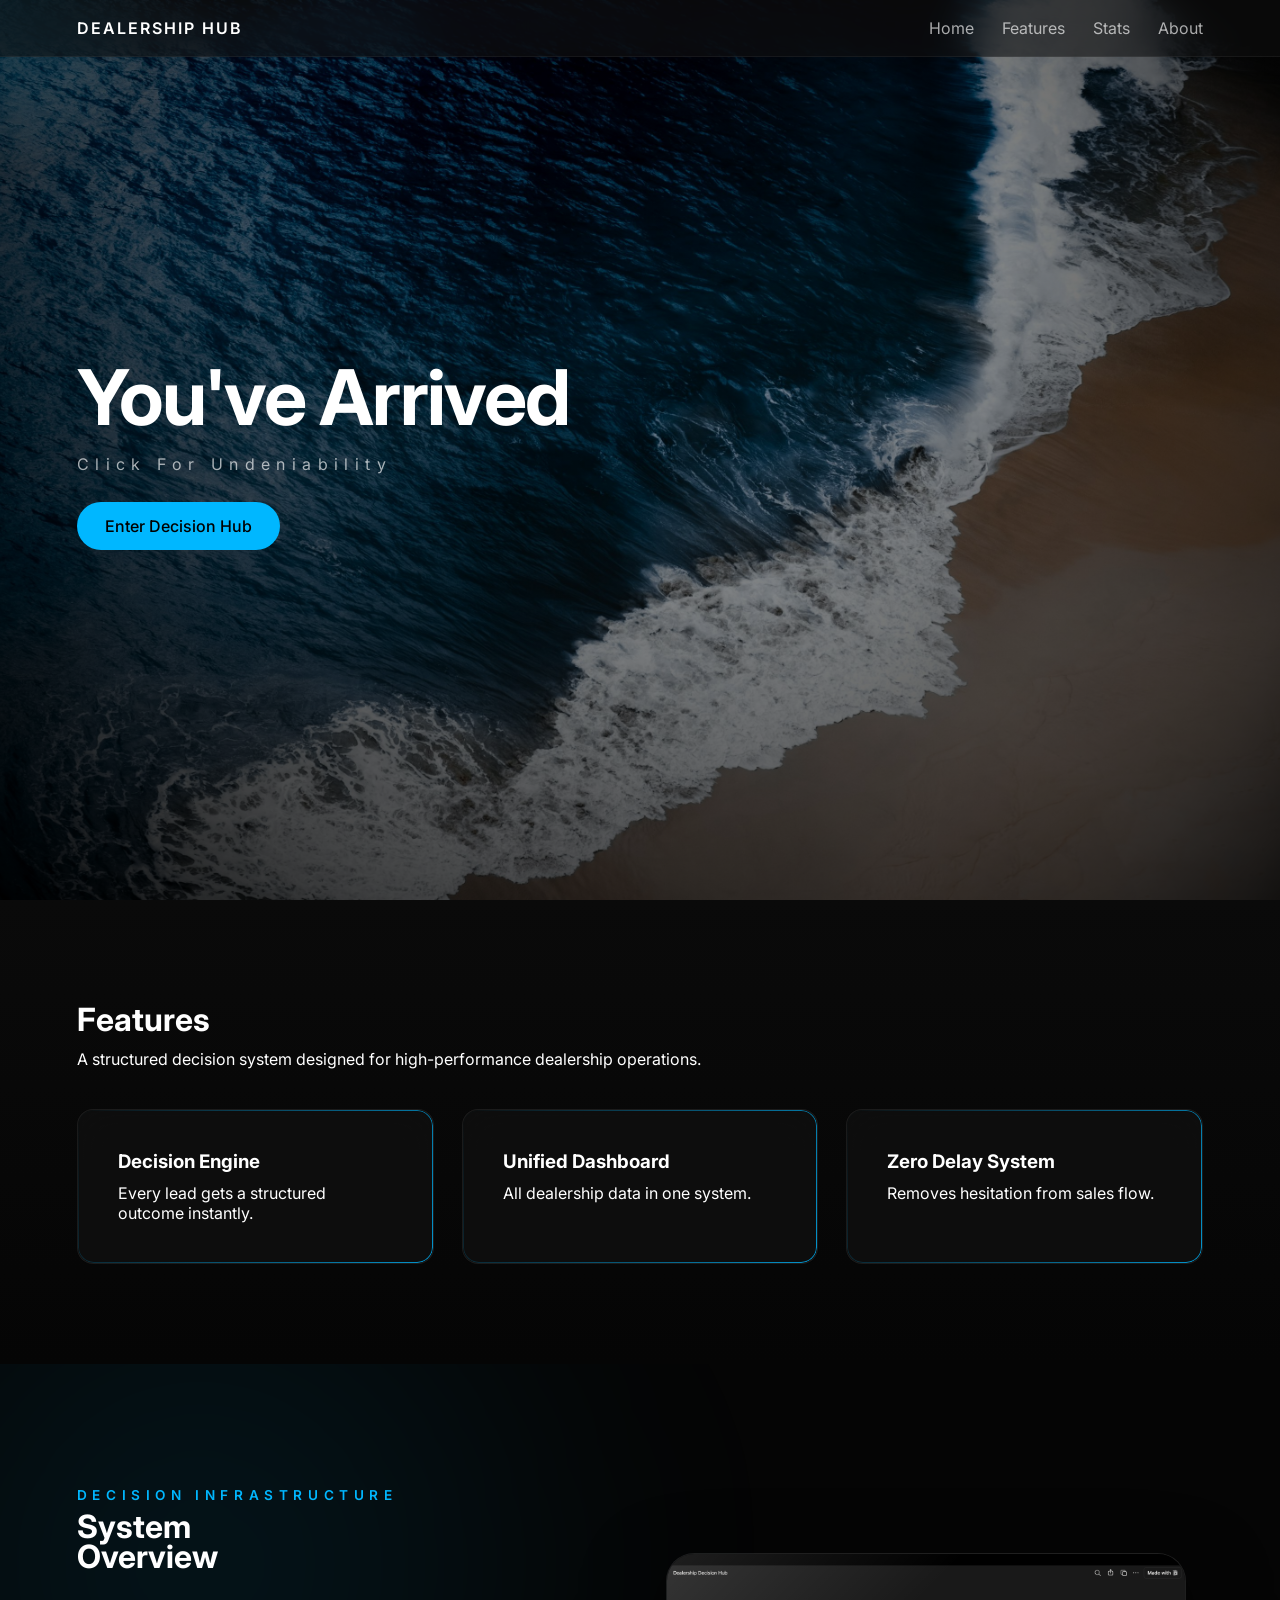
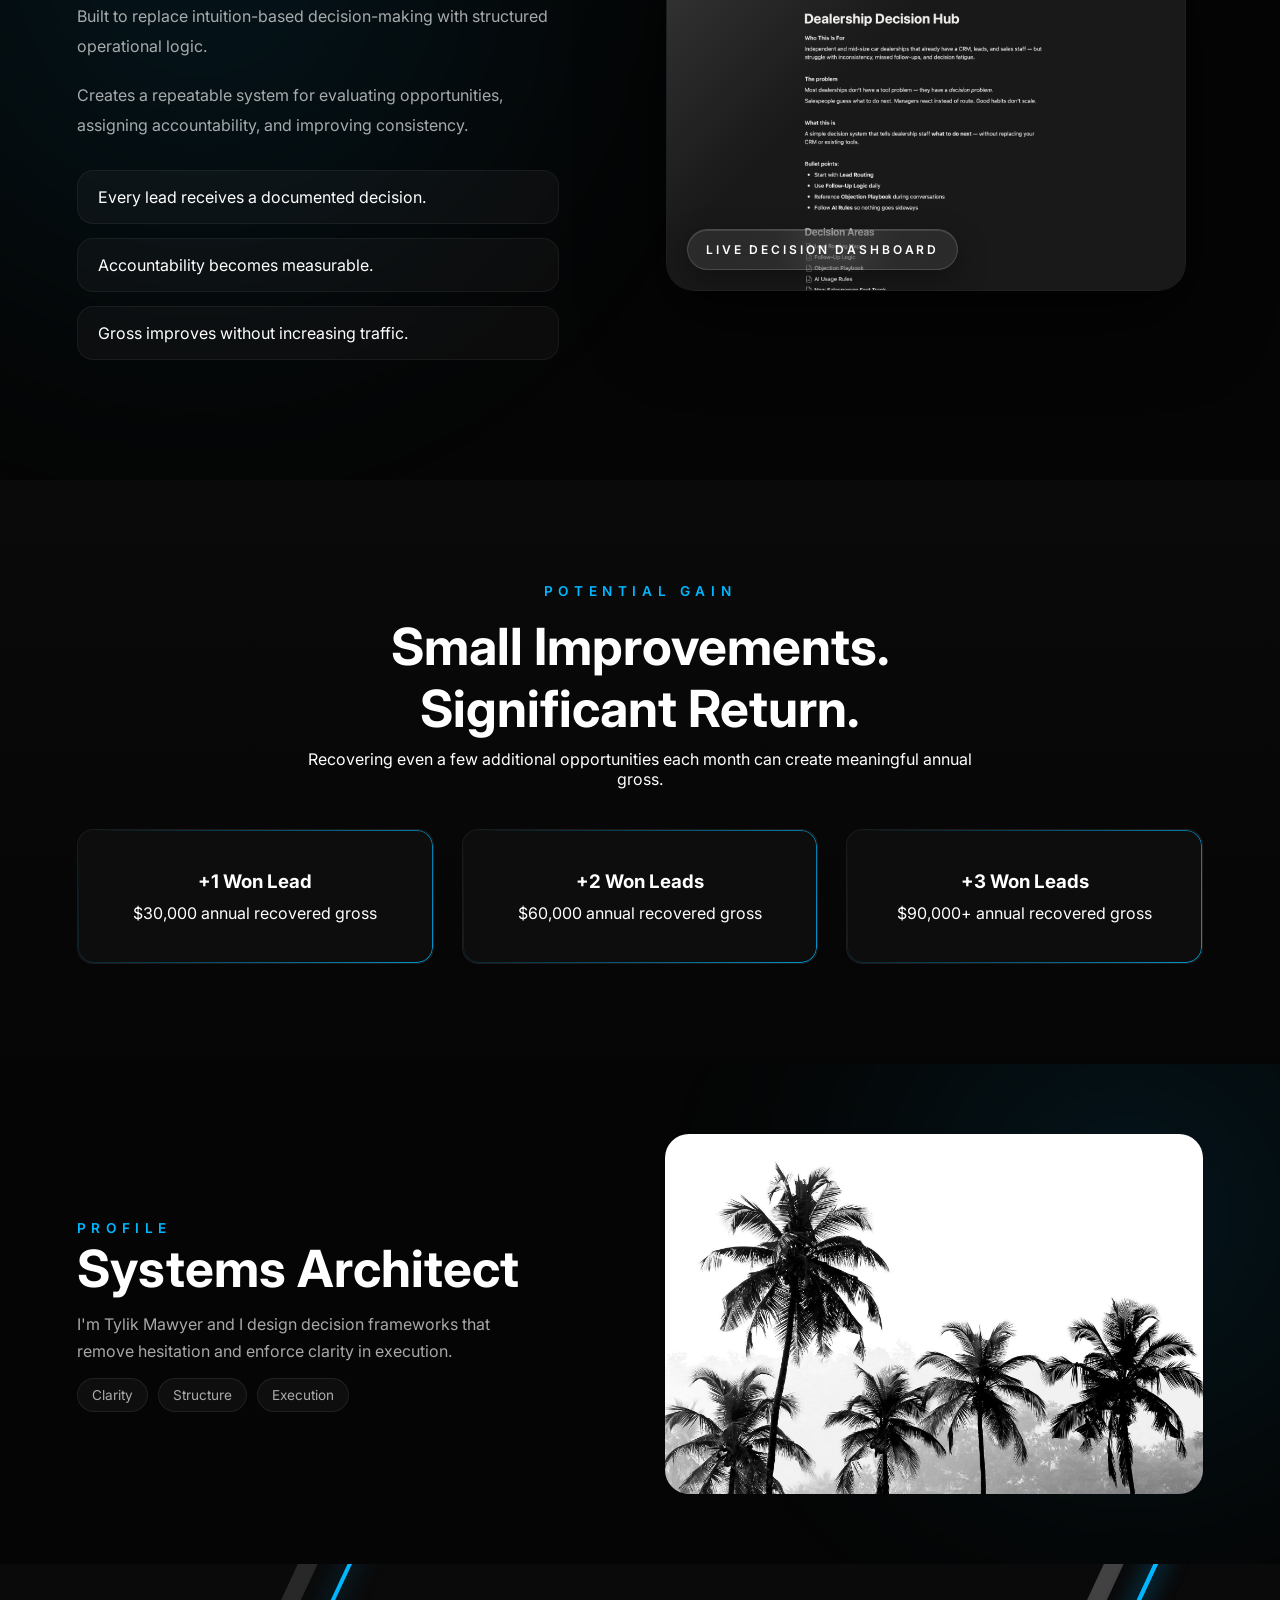
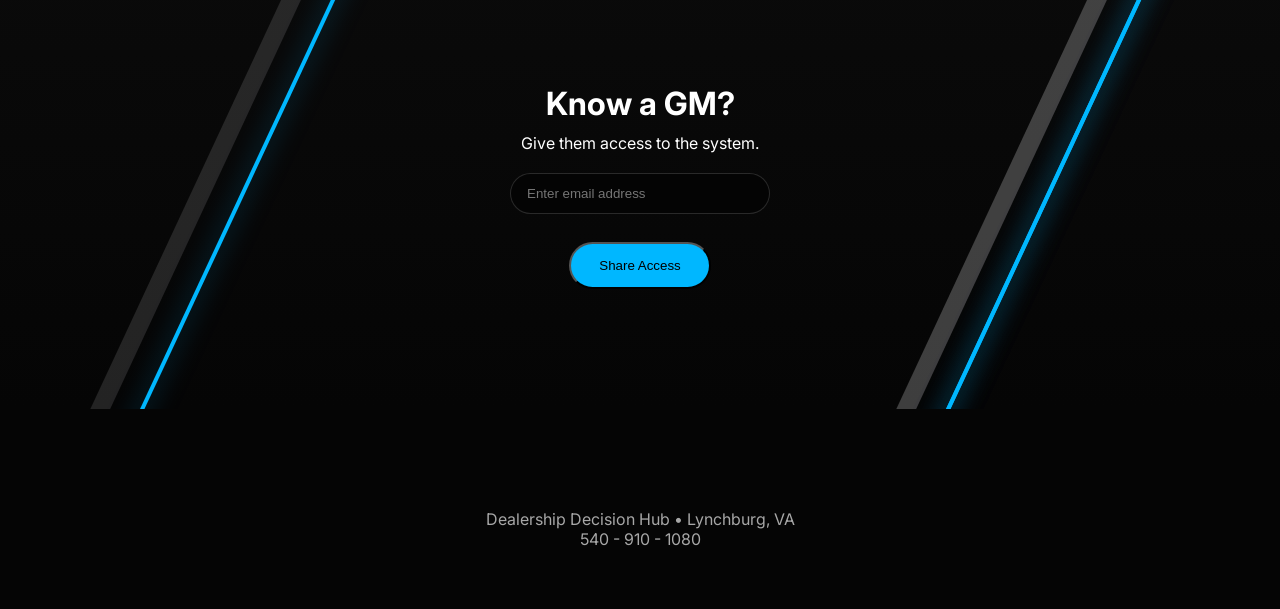
<file: index.html>
<!DOCTYPE html>
<html lang="en">
<head>
    <meta charset="UTF-8">
    <meta name="viewport" content="width=device-width, initial-scale=1.0">
    <title>Dealership Decision Hub</title>

    <link rel="stylesheet" href="styles.css">

    <!-- Typography -->
    <link rel="preconnect" href="https://fonts.googleapis.com">
    <link rel="preconnect" href="https://fonts.gstatic.com" crossorigin>
    <link href="https://fonts.googleapis.com/css2?family=Inter:wght@300;400;600;700&display=swap" rel="stylesheet">
</head>

<body>

<!-- CINEMATIC BACKGROUND -->
<div class="space"></div>
<div class="noise"></div>
<div class="cursor-glow"></div>

<!-- NAVBAR -->
<nav class="navbar">
    <a href="index.html" class="navbar__logo">DEALERSHIP HUB</a>

    <div class="navbar__toggle" id="mobile-menu">
        <span class="bar"></span>
        <span class="bar"></span>
        <span class="bar"></span>
    </div>

    <div class="navbar__menu">
        <a href="index.html" class="navbar__link">Home</a>
        <a href="services.html" class="navbar__link">Features</a>
        <a href="plans.html" class="navbar__link">Stats</a>
        <a href="trainers.html" class="navbar__link">About</a>
    </div>
</nav>

<!-- HERO -->
<section class="hero">
    <div class="hero__overlay"></div>

    <div class="hero__content reveal">
        <h1>You've Arrived</h1>
        <p>Click For Undeniability</p>

        <a href="https://selective-rosehip-00a.notion.site/Dealership-Decision-Hub-Free-2dc3d61e396180e9accec2aee2bc771d?source=copy_link"
           class="btn primary">
            Enter Decision Hub
        </a>
    </div>
</section>

<!-- FEATURES -->
<section class="section light">

    <div class="reveal">
        <h2>Features</h2>
        <p class="muted">
            A structured decision system designed for high-performance dealership operations.
        </p>
    </div>

    <div class="cards">

        <div class="card reveal">
            <h3>Decision Engine</h3>
            <p class="muted">Every lead gets a structured outcome instantly.</p>
        </div>

        <div class="card reveal">
            <h3>Unified Dashboard</h3>
            <p class="muted">All dealership data in one system.</p>
        </div>

        <div class="card reveal">
            <h3>Zero Delay System</h3>
            <p class="muted">Removes hesitation from sales flow.</p>
        </div>

    </div>

</section>

<!-- SYSTEM OVERVIEW -->
<section class="section system-showcase">

    <div class="system-grid">

        <div class="reveal">

            <span class="system-label">DECISION INFRASTRUCTURE</span>

            <h2 class="system-title">
                System<br>Overview
            </h2>

            <p class="system-description">
                Built to replace intuition-based decision-making with structured operational logic.
            </p>

            <p class="system-description">
                Creates a repeatable system for evaluating opportunities, assigning accountability, and improving consistency.
            </p>

            <div class="system-points">

                <div class="system-point">
                    Every lead receives a documented decision.
                </div>

                <div class="system-point">
                    Accountability becomes measurable.
                </div>

                <div class="system-point">
                    Gross improves without increasing traffic.
                </div>

            </div>

        </div>
        <div class="system-dashboard">

    <a href="https://selective-rosehip-00a.notion.site/Dealership-Decision-Hub-Free-2dc3d61e396180e9accec2aee2bc771d?source=copy_link" target="_blank" class="dashboard-frame">

        <img src="./images/site.png" alt="dashboard">

        <div class="dashboard-badge">
            Live Decision Dashboard
        </div>

    </a>

</div>

    </div>

</section>

<!-- STATS -->
<section class="section light potential-section">

    <div class="potential-header reveal">
        <span class="potential-label">POTENTIAL GAIN</span>

        <h2>
            Small Improvements.<br>
            Significant Return.
        </h2>

        <p class="muted">
            Recovering even a few additional opportunities each month can create meaningful annual gross.
        </p>
    </div>

    <div class="cards">

        <div class="card reveal">
            <h3>+1 Won Lead</h3>
            <p class="muted">$30,000 annual recovered gross</p>
        </div>

        <div class="card reveal">
            <h3>+2 Won Leads</h3>
            <p class="muted">$60,000 annual recovered gross</p>
        </div>

        <div class="card reveal">
            <h3>+3 Won Leads</h3>
            <p class="muted">$90,000+ annual recovered gross</p>
        </div>

    </div>

</section>

<!-- ABOUT (SIMPLIFIED PROFILE STRIP) -->
<section class="section about-showcase">

    <div class="about-bg-orb"></div>

    <div class="about-split">

        <!-- LEFT -->
        <div class="reveal">

            <span class="section-label">PROFILE</span>

            <h2 class="about-title small">
                Systems Architect
            </h2>

            <p class="about-description compact">
                I'm Tylik Mawyer and I design decision frameworks that remove hesitation and enforce clarity in execution.
            </p>

            <div class="about-tags">
                <span>Clarity</span>
                <span>Structure</span>
                <span>Execution</span>
            </div>

        </div>

        <!-- RIGHT -->
        <div class="reveal">

            <a href="./images/trainer.avif" target="_blank" class="visual-main">
                <img src="./images/trainer.avif" alt="profile image">
            </a>

        </div>

    </div>

</section>

<!-- CTA -->
<section class="section dark">

    <div class="gm-stripe-wrap reveal">

    <div class="gm-stripes left"></div>
    <div class="gm-stripes right"></div>

    <div class="gm-content">
        <h2>Know a GM?</h2>
        <p class="muted">Give them access to the system.</p>

        <!-- EMAIL INPUT (ADDED) -->
        <input 
            type="email" 
            id="gmEmail" 
            placeholder="Enter email address"
            style="
                margin-top: 20px;
                padding: 12px 16px;
                width: 260px;
                border-radius: 999px;
                border: 1px solid rgba(255,255,255,0.15);
                background: rgba(0,0,0,0.4);
                color: white;
                outline: none;
            "
        />

        <!-- MESSAGE (ADDED) -->
        <div id="gmMessage"></div>

        <button class="btn primary" onclick="submitEmail()">
            Share Access
        </button>
    </div>

    <div class="gm-stripes right">
        <span></span>
        <span></span>
        <span class="thin"></span>
    </div>

</div>

</section>

<script>
async function submitEmail() {
    const emailInput = document.getElementById("gmEmail");
    const email = emailInput.value.trim();
    const message = document.getElementById("gmMessage");

    // Simple but solid email validation
    const emailPattern = /^[^\s@]+@[^\s@]+\.[^\s@]+$/;

    if (!email) {
        message.innerText = "Please enter an email";
        message.style.color = "orange";
        return;
    }

    if (!emailPattern.test(email)) {
        message.innerText = "Please enter a valid email address";
        message.style.color = "red";

        setTimeout(() => {
            message.innerText = "";
        }, 3000);

        return;
    }

    try {
        const response = await fetch("https://script.google.com/macros/s/AKfycbyOOZg_n-3XydWqyJ2MssgVvFZoZvkMTMeLnR9No-xktjTVnbl9KybiZ5RV-2GO3FKD/exec", {
            method: "POST",
    mode: "no-cors",
    body: new URLSearchParams({ email })
        });

        message.innerText = "Your email was submitted successfully";
        message.style.color = "green";

        emailInput.value = "";

        setTimeout(() => {
            message.innerText = "";
        }, 3000);

    } catch (err) {
        message.innerText = "Submission failed";
        message.style.color = "red";

        setTimeout(() => {
            message.innerText = "";
        }, 3000);
    }
}
</script>

<!-- FOOTER -->
<footer class="footer">
    <p>Dealership Decision Hub • Lynchburg, VA</p>
    <p>540 - 910 - 1080</p>
</footer>

<script src="app.js"></script>

</body>
</html>
</file>
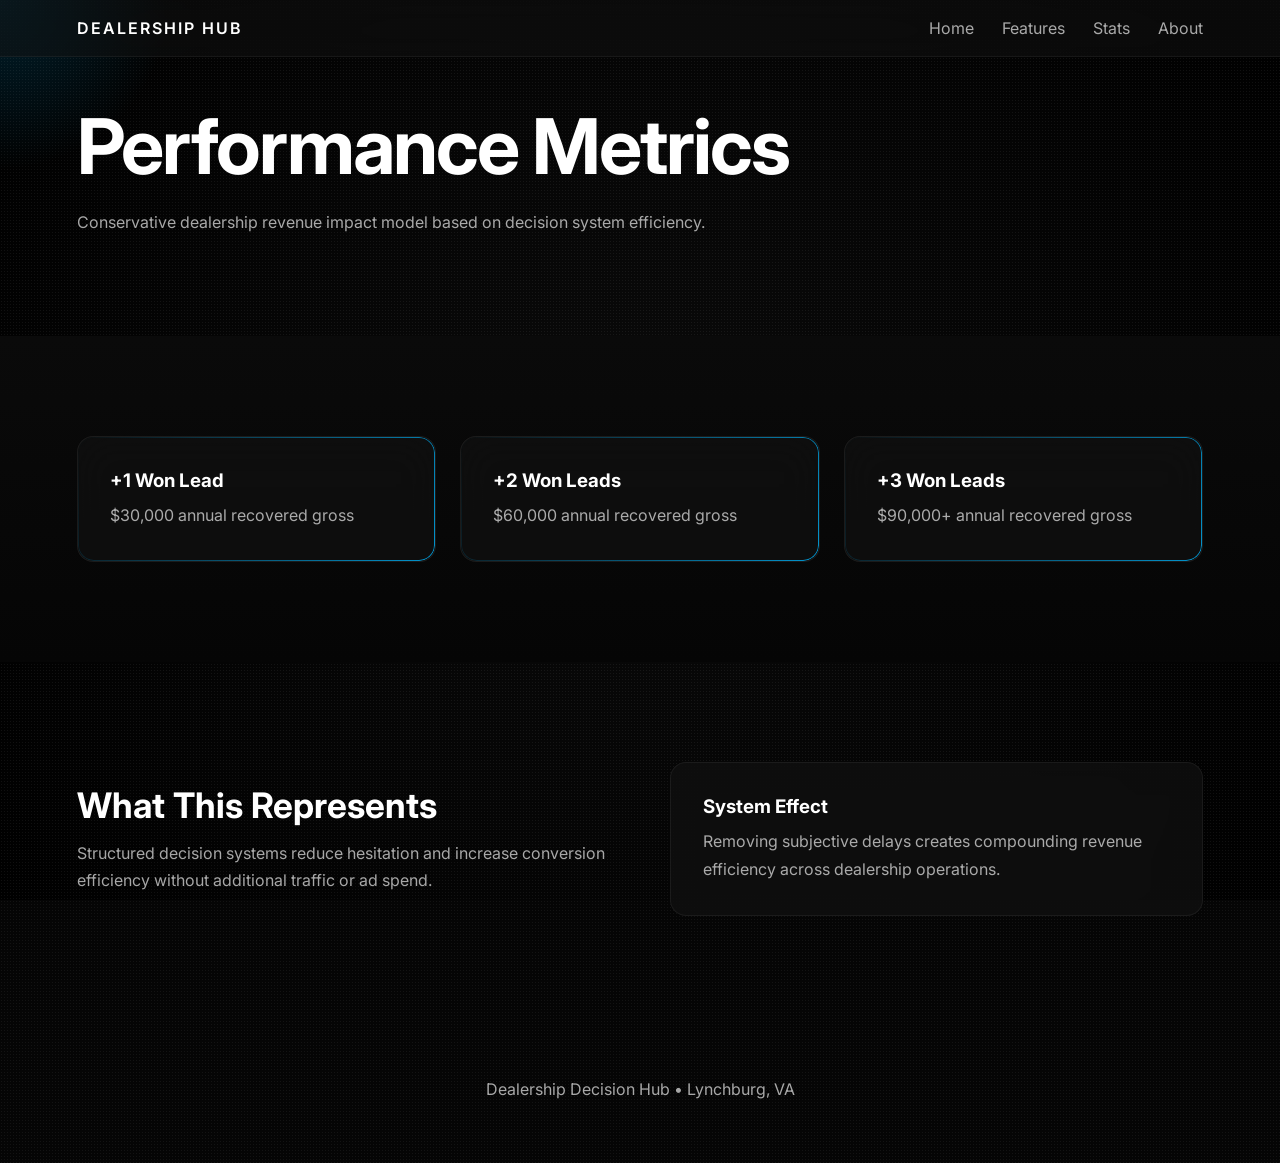
<file: plans.html>
<!DOCTYPE html>
<html lang="en">
<head>
<meta charset="UTF-8" />
<meta name="viewport" content="width=device-width, initial-scale=1.0"/>
<title>Stats • Dealership Decision Hub</title>

<link rel="stylesheet" href="styles2.css">

<link rel="preconnect" href="https://fonts.googleapis.com">
<link rel="preconnect" href="https://fonts.gstatic.com" crossorigin>
<link href="https://fonts.googleapis.com/css2?family=Inter:wght@300;400;600;700&display=swap" rel="stylesheet">
</head>

<body>

<div class="space"></div>
<div class="noise"></div>
<div class="cursor-glow"></div>

<nav class="navbar">
    <a href="index.html" class="navbar__logo">DEALERSHIP HUB</a>

    <div class="navbar__toggle" id="mobile-menu">
        <span class="bar"></span>
        <span class="bar"></span>
        <span class="bar"></span>
    </div>

    <div class="navbar__menu">
        <a href="index.html" class="navbar__link">Home</a>
        <a href="services.html" class="navbar__link">Features</a>
        <a href="plans.html" class="navbar__link">Stats</a>
        <a href="trainers.html" class="navbar__link">About</a>
    </div>
</nav>

<section class="section">
    <div class="reveal">
        <h1 style="font-size: clamp(3rem,6vw,5rem);">Performance Metrics</h1>
        <p class="muted">Conservative dealership revenue impact model based on decision system efficiency.</p>
    </div>
</section>

<section class="section dark">

    <div class="cards">

        <div class="card reveal">
            <h3>+1 Won Lead</h3>
            <p class="muted">$30,000 annual recovered gross</p>
        </div>

        <div class="card reveal">
            <h3>+2 Won Leads</h3>
            <p class="muted">$60,000 annual recovered gross</p>
        </div>

        <div class="card reveal">
            <h3>+3 Won Leads</h3>
            <p class="muted">$90,000+ annual recovered gross</p>
        </div>

    </div>

</section>

<section class="section">

    <div class="grid two">

        <div class="reveal">
            <h2>What This Represents</h2>
            <p class="muted">
                Structured decision systems reduce hesitation and increase conversion efficiency without additional traffic or ad spend.
            </p>
        </div>

        <div class="card reveal">
            <h3>System Effect</h3>
            <p class="muted">
                Removing subjective delays creates compounding revenue efficiency across dealership operations.
            </p>
        </div>

    </div>

</section>

<footer class="footer">
    <p>Dealership Decision Hub • Lynchburg, VA</p>
</footer>

<script src="app.js"></script>

</body>
</html>
</file>
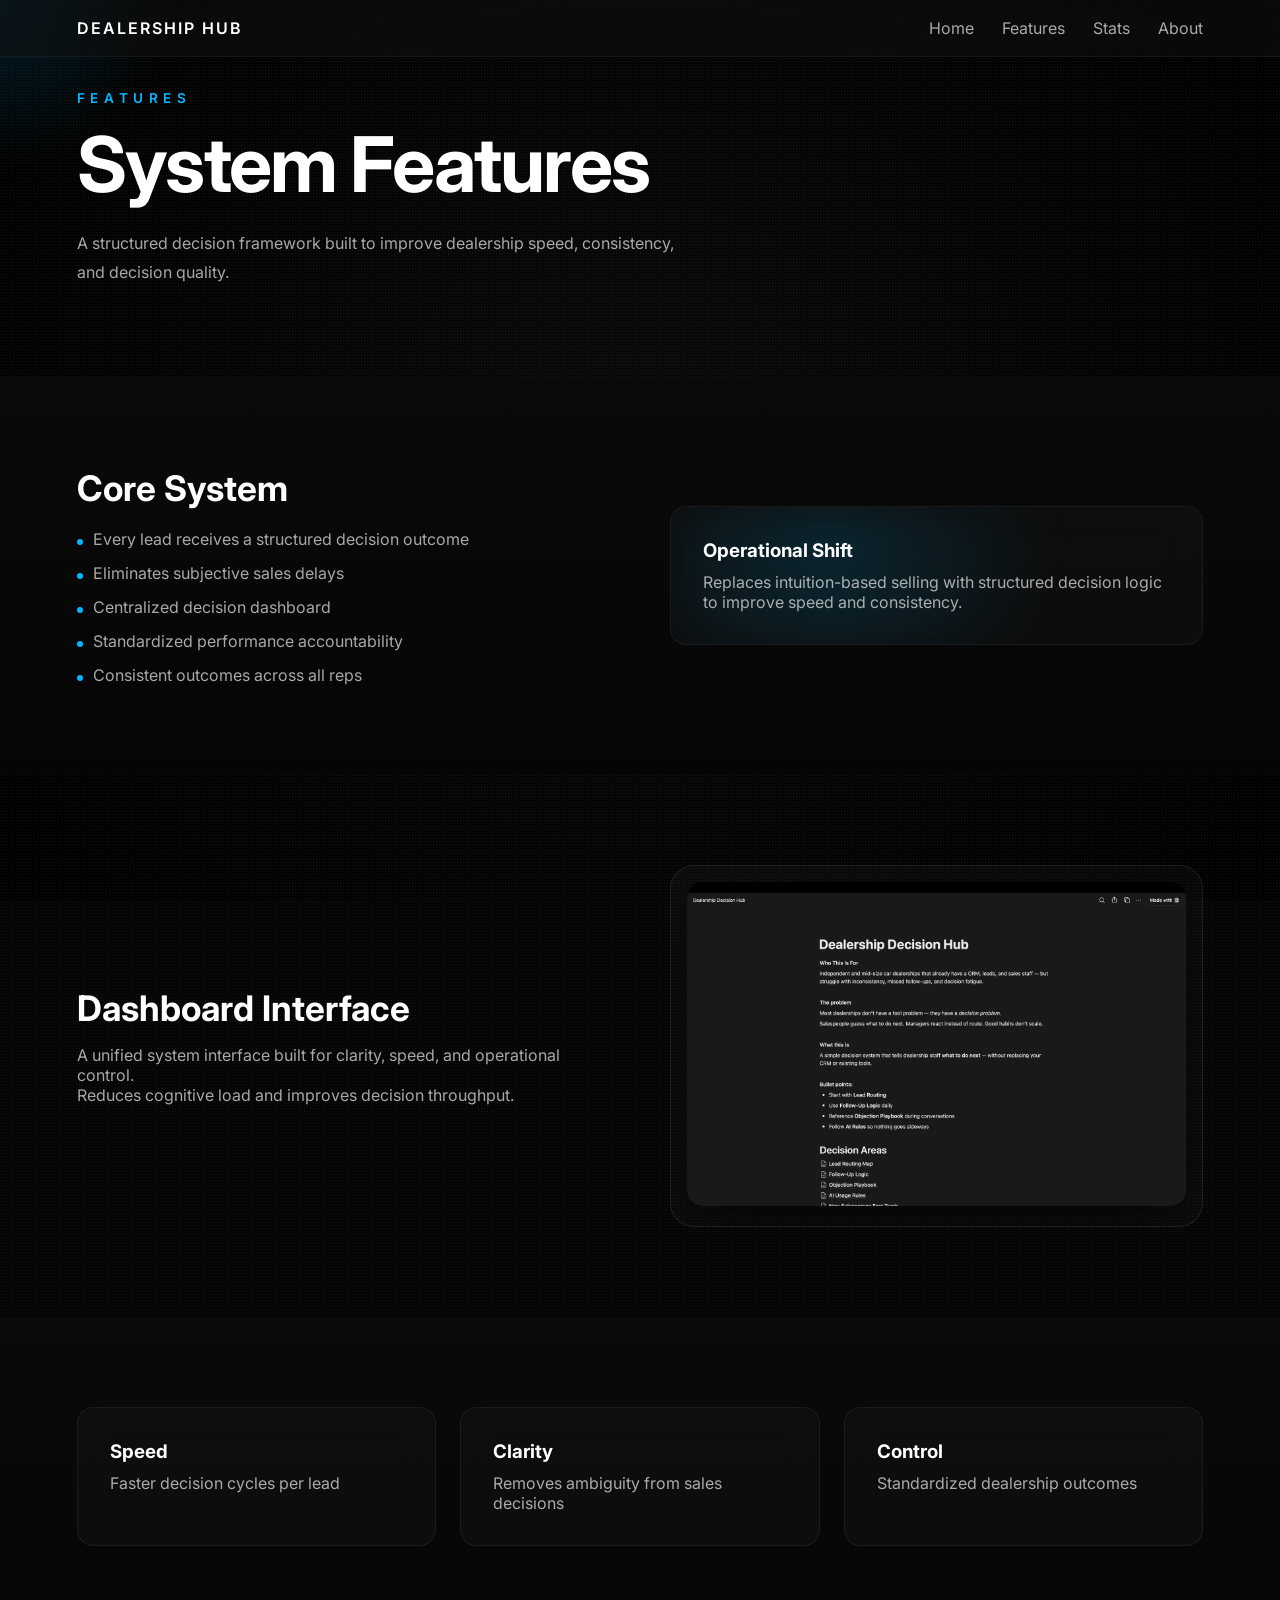
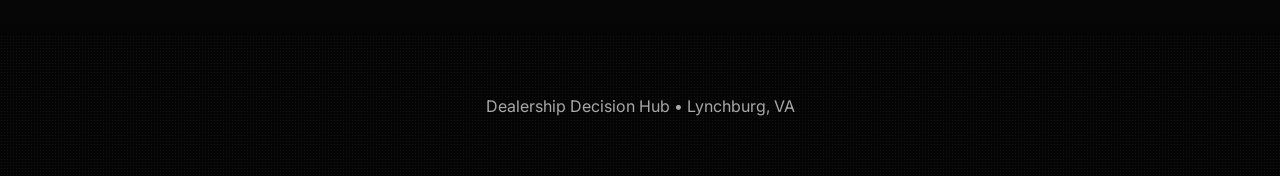
<file: services.html>
<!DOCTYPE html>
<html lang="en">
<head>
<meta charset="UTF-8" />
<meta name="viewport" content="width=device-width, initial-scale=1.0"/>
<title>Features • Dealership Decision Hub</title>

<link rel="stylesheet" href="styles1.css">

<link rel="preconnect" href="https://fonts.googleapis.com">
<link rel="preconnect" href="https://fonts.gstatic.com" crossorigin>
<link href="https://fonts.googleapis.com/css2?family=Inter:wght@300;400;600;700&display=swap" rel="stylesheet">
</head>

<body>

<div class="space"></div>
<div class="noise"></div>
<div class="cursor-glow"></div>

<nav class="navbar">
    <a href="index.html" class="navbar__logo">DEALERSHIP HUB</a>

    <div class="navbar__toggle" id="mobile-menu">
        <span class="bar"></span>
        <span class="bar"></span>
        <span class="bar"></span>
    </div>

    <div class="navbar__menu">
        <a href="index.html" class="navbar__link">Home</a>
        <a href="services.html" class="navbar__link">Features</a>
        <a href="plans.html" class="navbar__link">Stats</a>
        <a href="trainers.html" class="navbar__link">About</a>
    </div>
</nav>

<section class="section">
    <div class="reveal">
        <p class="section-label">FEATURES</p>

<h1 class="page-title">
    System Features
</h1>

<p class="page-description">
    A structured decision framework built to improve dealership speed,
    consistency, and decision quality.
</p>
    </div>
</section>

<section class="section dark">

    <div class="grid two">

        <div class="reveal">
            <h2>Core System</h2>

            <ul class="feature-list">
                <li>Every lead receives a structured decision outcome</li>
                <li>Eliminates subjective sales delays</li>
                <li>Centralized decision dashboard</li>
                <li>Standardized performance accountability</li>
                <li>Consistent outcomes across all reps</li>
            </ul>
        </div>

        <div class="card reveal operational-shift">
            <h3>Operational Shift</h3>
            <p class="muted">
                Replaces intuition-based selling with structured decision logic to improve speed and consistency.
            </p>
        </div>

    </div>

</section>

<section class="section">

    <div class="grid two">

        <div class="reveal">
            <h2>Dashboard Interface</h2>
            <p class="muted">
                A unified system interface built for clarity, speed, and operational control.
            </p>

            <p class="muted">
                Reduces cognitive load and improves decision throughput.
            </p>
        </div>

        <div class="dashboard-preview reveal">
            <img src="./images/site.png" class="image">
        </div>
    </div>

</section>

<section class="section dark">

    <div class="cards">

        <div class="card reveal">
            <h3>Speed</h3>
            <p class="muted">Faster decision cycles per lead</p>
        </div>

        <div class="card reveal">
            <h3>Clarity</h3>
            <p class="muted">Removes ambiguity from sales decisions</p>
        </div>

        <div class="card reveal">
            <h3>Control</h3>
            <p class="muted">Standardized dealership outcomes</p>
        </div>

    </div>

</section>

<footer class="footer">
    <p>Dealership Decision Hub • Lynchburg, VA</p>
</footer>

<script src="app.js"></script>

</body>
</html>
</file>
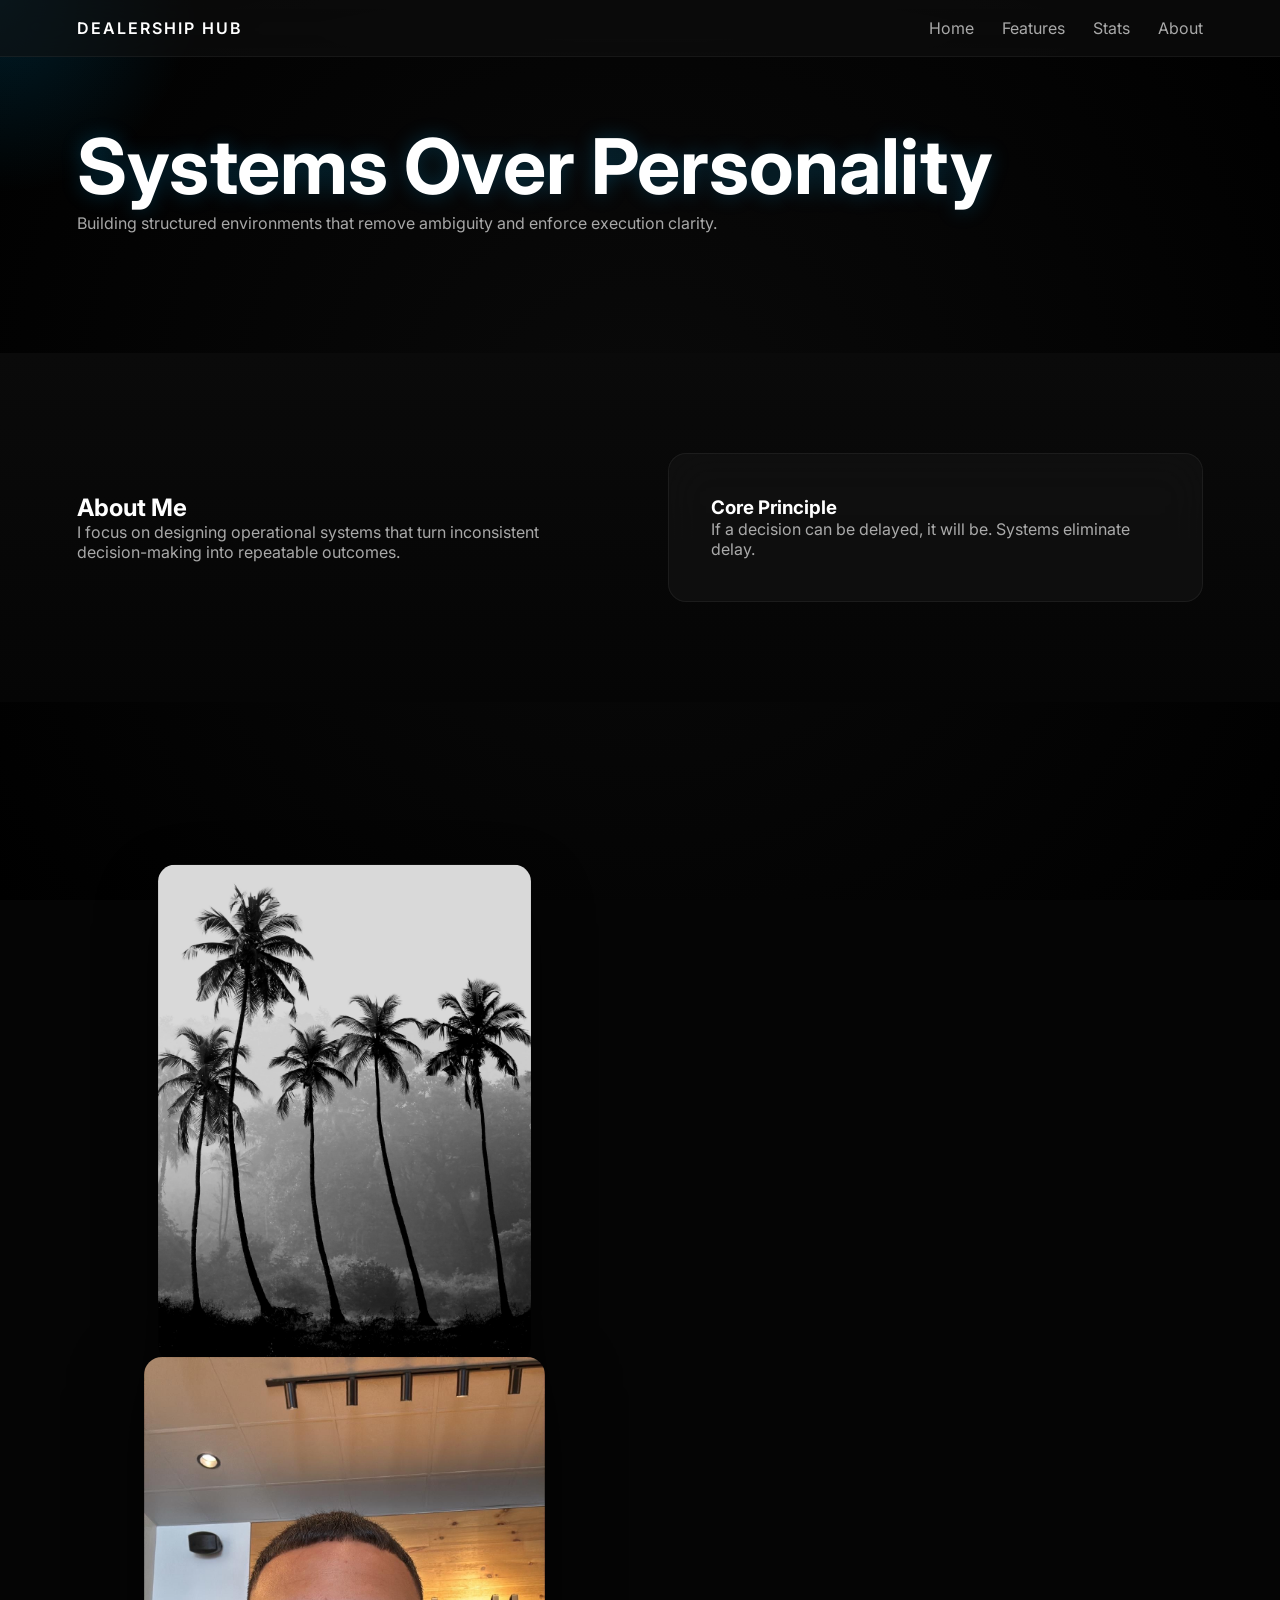
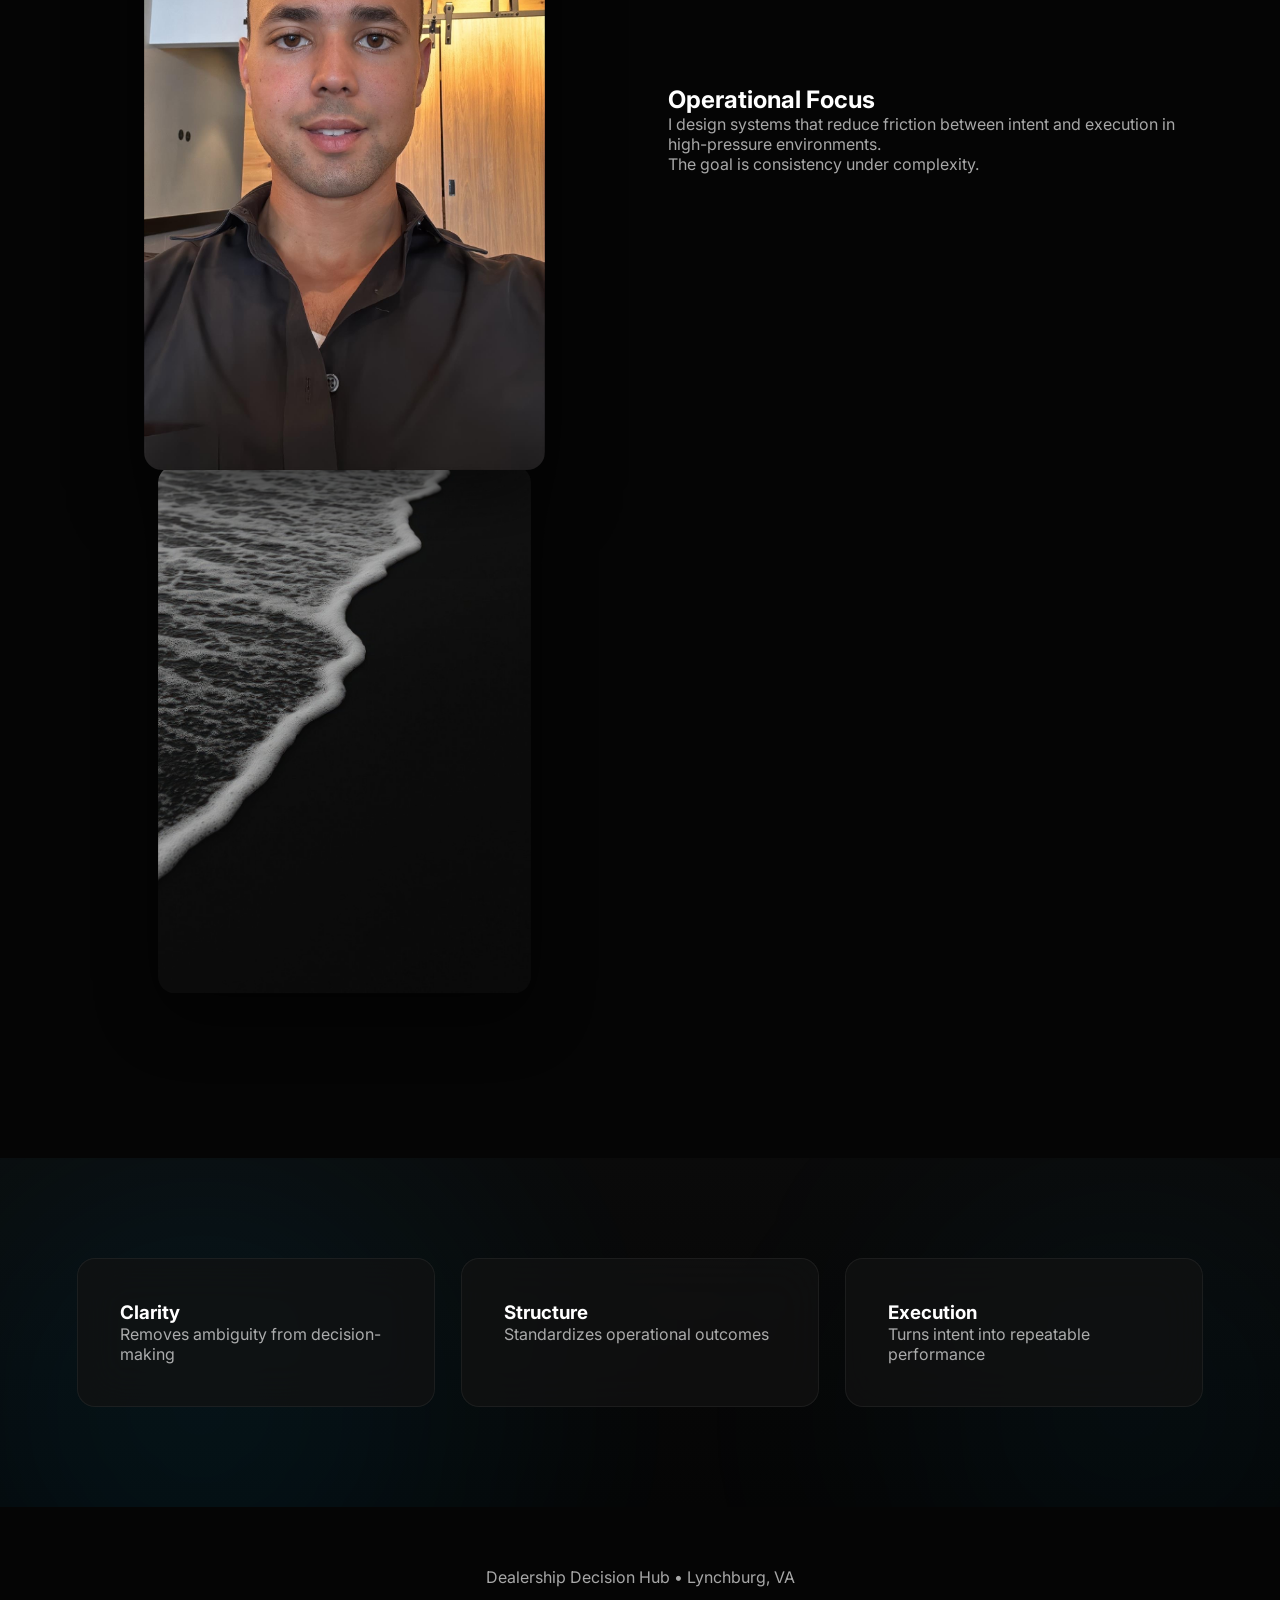
<file: trainers 2.html>
<!DOCTYPE html>
<html lang="en">
<head>
<meta charset="UTF-8" />
<meta name="viewport" content="width=device-width, initial-scale=1.0"/>
<title>About • Dealership Decision Hub</title>

<link rel="stylesheet" href="styles3.css">

<link rel="preconnect" href="https://fonts.googleapis.com">
<link rel="preconnect" href="https://fonts.gstatic.com" crossorigin>
<link href="https://fonts.googleapis.com/css2?family=Inter:wght@300;400;600;700&display=swap" rel="stylesheet">
</head>

<body>

<div class="space"></div>
<div class="noise"></div>
<div class="cursor-glow"></div>

<nav class="navbar">
    <a href="/" class="navbar__logo">DEALERSHIP HUB</a>

    <div class="navbar__toggle" id="mobile-menu">
        <span class="bar"></span>
        <span class="bar"></span>
        <span class="bar"></span>
    </div>

    <div class="navbar__menu">
        <a href="/" class="navbar__link">Home</a>
        <a href="/services.html" class="navbar__link">Features</a>
        <a href="/plans.html" class="navbar__link">Stats</a>
        <a href="/trainers.html" class="navbar__link">About</a>
    </div>
</nav>

<section class="section">
    <div class="hud-reveal">
        <h1 style="font-size: clamp(3rem,6vw,5rem);">
            Systems Over Personality
        </h1>
        <p class="muted">
            Building structured environments that remove ambiguity and enforce execution clarity.
        </p>
    </div>
</section>

<section class="section dark">

    <div class="grid two">

        <div class="reveal">
            <h2>About Me</h2>
            <p class="muted">
                I focus on designing operational systems that turn inconsistent decision-making into repeatable outcomes.
            </p>
        </div>

        <div class="card reveal">
            <h3>Core Principle</h3>
            <p class="muted">
                If a decision can be delayed, it will be. Systems eliminate delay.
            </p>
        </div>

    </div>

</section>

<section class="section">

    <div class="grid two">

        <div class="image-stack reveal">
            <img src="./images/trainer.avif" alt="image1">
            <img src="./images/trainer2.avif" alt="image2">
            <img src="./images/trainer3.avif" alt="image3">
        </div>

        <div class="reveal">
            <h2>Operational Focus</h2>
            <p class="muted">
                I design systems that reduce friction between intent and execution in high-pressure environments.
            </p>
            <p class="muted">
                The goal is consistency under complexity.
            </p>
        </div>

    </div>

</section>

<section class="section dark">
    <div class="system-grid-bg"></div>
        <div class="cards">

            <div class="card reveal">
                <h3>Clarity</h3>
                <p class="muted">Removes ambiguity from decision-making</p>
            </div>

            <div class="card reveal">
                <h3>Structure</h3>
                <p class="muted">Standardizes operational outcomes</p>
            </div>

            <div class="card reveal">
                <h3>Execution</h3>
                <p class="muted">Turns intent into repeatable performance</p>
            </div>

        </div>
</section>

<footer class="footer">
    <p>Dealership Decision Hub • Lynchburg, VA</p>
</footer>

<script src="app.js"></script>

</body>
</html>
</file>
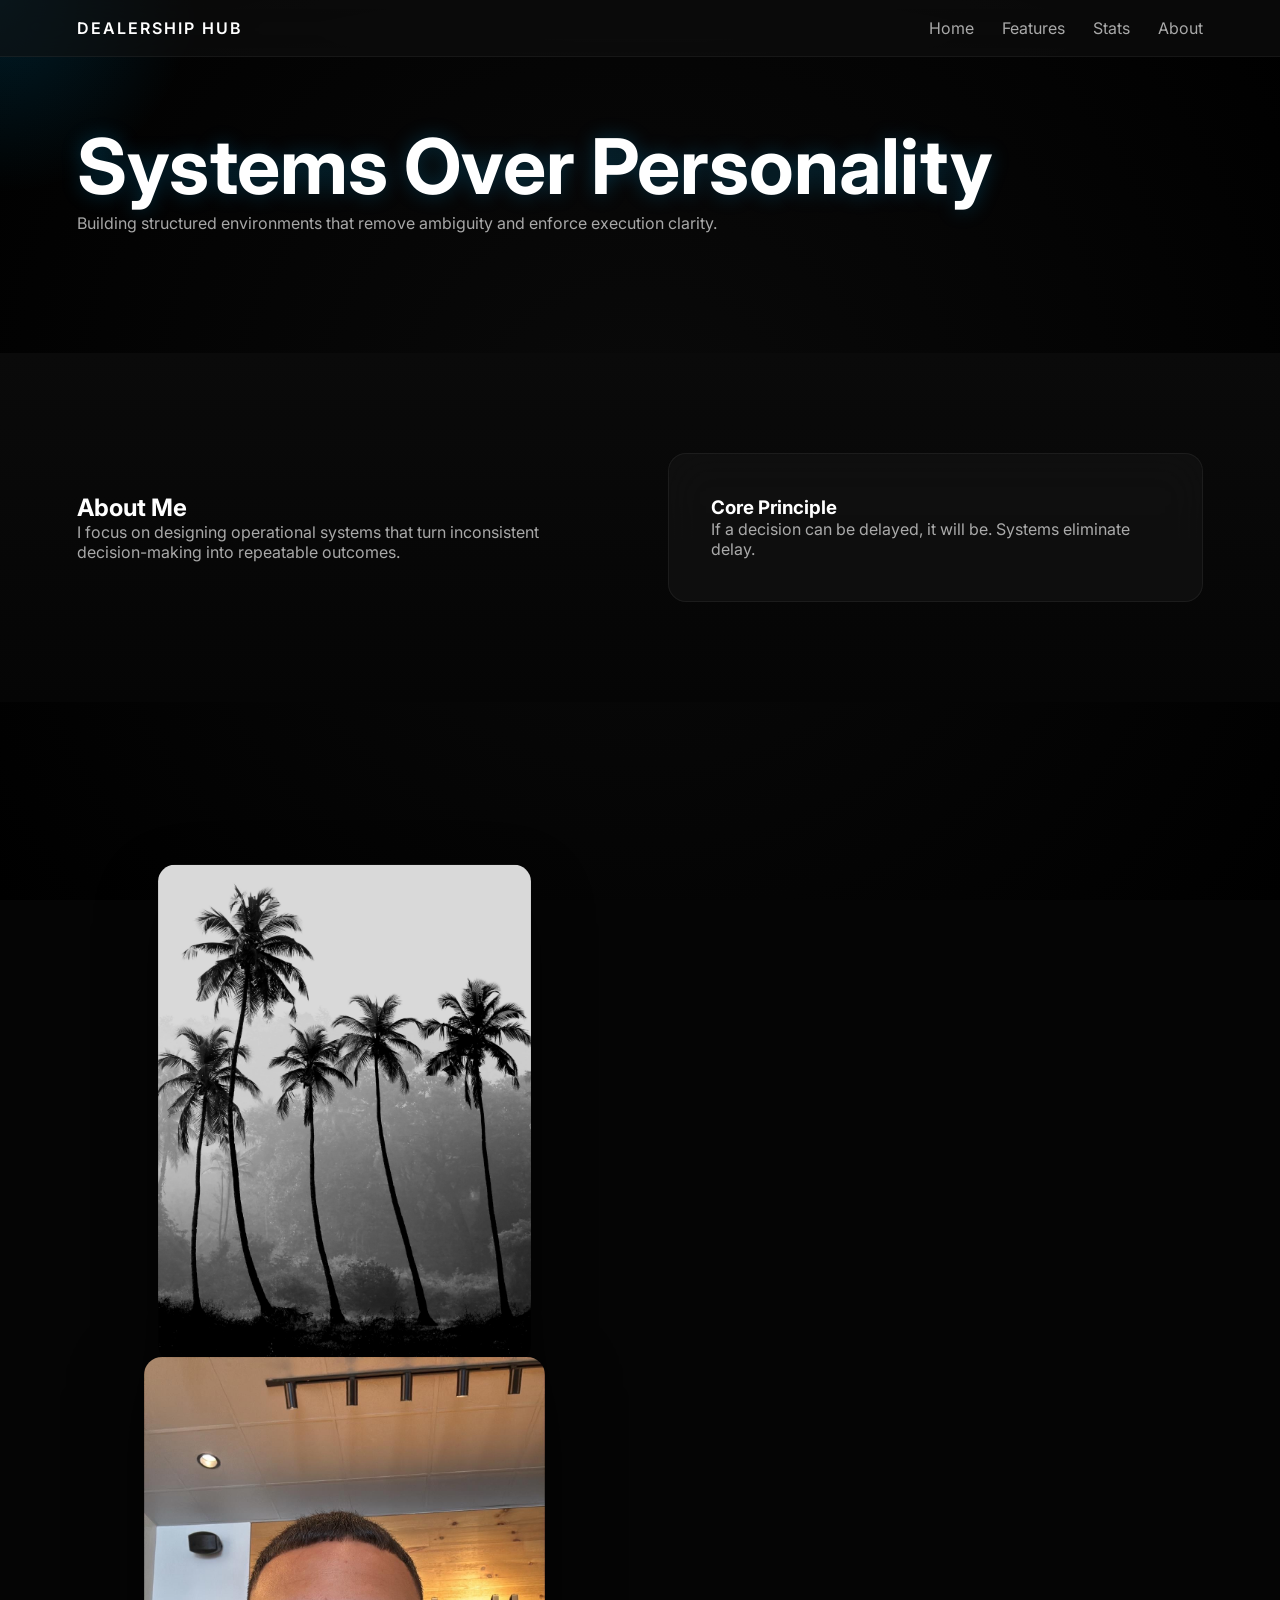
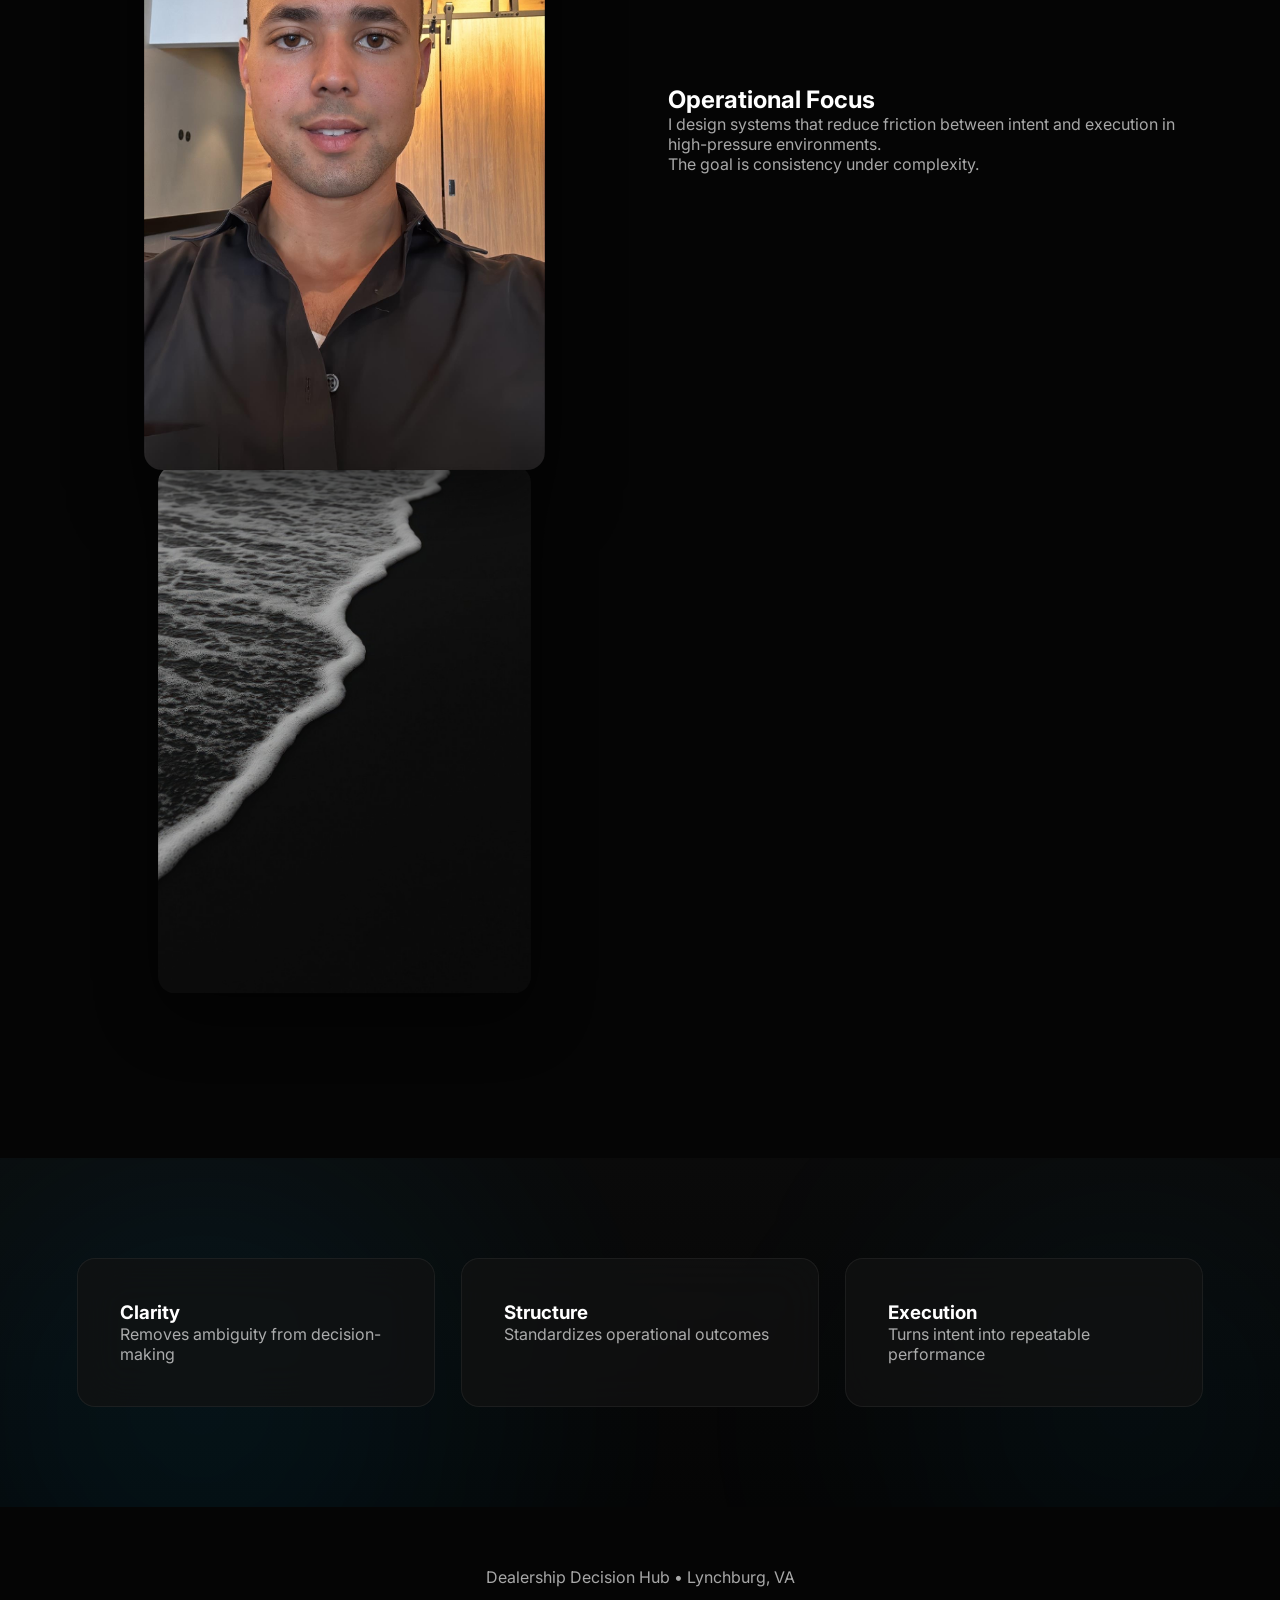
<file: trainers.html>
<!DOCTYPE html>
<html lang="en">
<head>
<meta charset="UTF-8" />
<meta name="viewport" content="width=device-width, initial-scale=1.0"/>
<title>About • Dealership Decision Hub</title>

<link rel="stylesheet" href="styles3.css">

<link rel="preconnect" href="https://fonts.googleapis.com">
<link rel="preconnect" href="https://fonts.gstatic.com" crossorigin>
<link href="https://fonts.googleapis.com/css2?family=Inter:wght@300;400;600;700&display=swap" rel="stylesheet">
</head>

<body>

<div class="space"></div>
<div class="noise"></div>
<div class="cursor-glow"></div>

<nav class="navbar">
    <a href="index.html" class="navbar__logo">DEALERSHIP HUB</a>

    <div class="navbar__toggle" id="mobile-menu">
        <span class="bar"></span>
        <span class="bar"></span>
        <span class="bar"></span>
    </div>

    <div class="navbar__menu">
        <a href="index.html" class="navbar__link">Home</a>
        <a href="services.html" class="navbar__link">Features</a>
        <a href="plans.html" class="navbar__link">Stats</a>
        <a href="trainers.html" class="navbar__link">About</a>
    </div>
</nav>

<section class="section">
    <div class="hud-reveal">
        <h1 style="font-size: clamp(3rem,6vw,5rem);">
            Systems Over Personality
        </h1>
        <p class="muted">
            Building structured environments that remove ambiguity and enforce execution clarity.
        </p>
    </div>
</section>

<section class="section dark">

    <div class="grid two">

        <div class="reveal">
            <h2>About Me</h2>
            <p class="muted">
                I focus on designing operational systems that turn inconsistent decision-making into repeatable outcomes.
            </p>
        </div>

        <div class="card reveal">
            <h3>Core Principle</h3>
            <p class="muted">
                If a decision can be delayed, it will be. Systems eliminate delay.
            </p>
        </div>

    </div>

</section>

<section class="section">

    <div class="grid two">

        <div class="image-stack reveal">
            <img src="./images/trainer.avif" alt="image1">
            <img src="./images/trainer2.avif" alt="image2">
            <img src="./images/trainer3.avif" alt="image3">
        </div>

        <div class="reveal">
            <h2>Operational Focus</h2>
            <p class="muted">
                I design systems that reduce friction between intent and execution in high-pressure environments.
            </p>
            <p class="muted">
                The goal is consistency under complexity.
            </p>
        </div>

    </div>

</section>

<section class="section dark">
    <div class="system-grid-bg"></div>
        <div class="cards">

            <div class="card reveal">
                <h3>Clarity</h3>
                <p class="muted">Removes ambiguity from decision-making</p>
            </div>

            <div class="card reveal">
                <h3>Structure</h3>
                <p class="muted">Standardizes operational outcomes</p>
            </div>

            <div class="card reveal">
                <h3>Execution</h3>
                <p class="muted">Turns intent into repeatable performance</p>
            </div>

        </div>
</section>

<footer class="footer">
    <p>Dealership Decision Hub • Lynchburg, VA</p>
</footer>

<script src="app.js"></script>

</body>
</html>
</file>
<file: styles.css>
/* =========================
   DESIGN SYSTEM
========================= */

:root {
    --bg: #050505;
    --surface: rgba(17, 17, 17, 0.75);
    --surface-2: rgba(26, 26, 26, 0.75);

    --text: #ffffff;
    --muted: rgba(255,255,255,0.65);

    --accent: #00b7ff;
    --accent-soft: rgba(0, 183, 255, 0.15);

    --radius: 16px;
    --shadow: 0 20px 60px rgba(0,0,0,0.6);
}

/* =========================
   BASE
========================= */

* {
    margin: 0;
    padding: 0;
    box-sizing: border-box;
}

body {
    font-family: "Inter", sans-serif;
    background: var(--bg);
    color: var(--text);
    overflow-x: hidden;
}

/* =========================
   CINEMATIC LAYERS
========================= */

.space {
    position: fixed;
    inset: 0;
    background: radial-gradient(circle at center, #0a0a0a, #000);
    z-index: -3;
    overflow: hidden;
}

.space::before {
    content: "";
    position: absolute;
    width: 200%;
    height: 200%;
    background-image: radial-gradient(white 1px, transparent 1px);
    background-size: 3px 3px;
    opacity: 0.08;
    animation: drift 60s linear infinite;
}

@keyframes drift {
    from { transform: translate(0,0); }
    to { transform: translate(-200px, -200px); }
}

.noise {
    position: fixed;
    inset: 0;
    pointer-events: none;
    background-image: url("https://www.transparenttextures.com/patterns/noise.png");
    opacity: 0.05;
    z-index: 999;
}

.cursor-glow {
    position: fixed;
    width: 400px;
    height: 400px;
    border-radius: 50%;
    background: radial-gradient(circle, rgba(0,183,255,0.18), transparent 60%);
    transform: translate(-50%, -50%);
    pointer-events: none;
    z-index: 1;
    mix-blend-mode: screen;
}

/* =========================
   NAVBAR
========================= */

.navbar {
    position: fixed;
    top: 0;
    width: 100%;
    padding: 18px 6%;
    display: flex;
    justify-content: space-between;
    align-items: center;
    background: var(--surface);
    backdrop-filter: blur(20px);
    z-index: 1000;
    border-bottom: 1px solid rgba(255,255,255,0.05);
}

.navbar__logo {
    color: var(--text);
    text-decoration: none;
    letter-spacing: 2px;
    font-weight: 600;
}

.navbar__menu {
    display: flex;
    gap: 28px;
}

.navbar__link {
    color: var(--muted);
    text-decoration: none;
    transition: 0.3s ease;
}

.navbar__link:hover {
    color: var(--accent);
}

.navbar__toggle {
    display: none;
    flex-direction: column;
    cursor: pointer;
}

.bar {
    width: 25px;
    height: 2px;
    margin: 4px 0;
    background: white;
}

/* =========================
   HERO
========================= */

.hero {
    height: 100vh;
    display: flex;
    align-items: center;
    padding: 0 6%;
    position: relative;
    background: url("./images/wave.jpeg") center/cover no-repeat;
}

.hero__overlay {
    position: absolute;
    inset: 0;
    background: radial-gradient(circle at 50% 30%, rgba(0,0,0,0.2), rgba(0,0,0,0.9));
}

.hero__content {
    position: relative;
    max-width: 750px;
    z-index: 2;
}

.hero h1 {
    font-size: clamp(3rem, 6vw, 6rem);
    letter-spacing: -2px;
}

.hero p {
    margin-top: 10px;
    color: var(--muted);
    letter-spacing: 0.4rem;
}

/* =========================
   BUTTONS
========================= */

.btn {
    display: inline-block;
    margin-top: 28px;
    padding: 14px 28px;
    border-radius: 999px;
    text-decoration: none;
    font-weight: 500;
    transition: 0.3s ease;
}

.primary {
    background: var(--accent);
    color: #000;
}

.primary:hover {
    transform: translateY(-2px);
    box-shadow: 0 0 30px rgba(0,183,255,0.25);
}

/* =========================
   SECTIONS
========================= */

.section {
    padding: 120px 6%;
    position: relative;
}

.section.dark {
    background: linear-gradient(180deg, #0a0a0a, #050505);
    padding-top: 100px;
    padding-bottom: 100px;
}

.section.light {
    background: linear-gradient(180deg, #0a0a0a, #050505);
    padding-top: 100px;
    padding-bottom: 100px;
}

.section-label {
    color: var(--accent);
    letter-spacing: 0.35rem;
    font-size: 0.85rem;
    font-weight: 600;
}

/* =========================
   SYSTEM SHOWCASE
========================= */

.system-showcase {
    position: relative;
    overflow: hidden;
}

.system-showcase::before {
    content: "";
    position: absolute;
    width: 900px;
    height: 900px;
    border-radius: 50%;
    left: -250px;
    top: -250px;
    background: radial-gradient(circle, rgba(0,183,255,0.10), transparent 75%);
    filter: blur(100px);
}

.system-grid {
    display: grid;
    grid-template-columns: 1fr 1.15fr;
    gap: 90px;
    align-items: center;
}

.system-label {
    color: var(--accent);
    letter-spacing: 0.35rem;
    font-size: 0.85rem;
    font-weight: 600;
}

.system-title {
    font-size: clamp(3rem, 6vw, 5rem);
    line-height: 0.95;
    margin-bottom: 28px;
    margin-top: 0.5rem;
}

.system-description {
    color: var(--muted);
    line-height: 1.9;
    max-width: 620px;
    margin-bottom: 18px;
}

.system-points {
    display: flex;
    flex-direction: column;
    gap: 14px;
    margin-top: 30px;
}

.system-point {
    padding: 16px 20px;
    border-radius: 16px;
    background: rgba(255,255,255,0.03);
    border: 1px solid rgba(255,255,255,0.05);
}

/* =========================
   CARDS
========================= */

.cards {
    display: grid;
    grid-template-columns: repeat(3, 1fr);
    gap: 28px;
    align-items: stretch;
}

.card {
    position: relative;
    padding: 40px;
    border-radius: var(--radius);
    background: var(--surface);
    border: 1px solid rgba(255,255,255,0.06);
    backdrop-filter: blur(20px);
    transition: 0.35s ease;
    overflow: hidden;
}

.card:hover {
    transform: translateY(-10px) scale(1.02);
    border-color: rgba(0,183,255,0.3);
}

/* holographic border */
.card::before {
    content: "";
    position: absolute;
    inset: 0;
    padding: 1px;
    border-radius: var(--radius);
    background: linear-gradient(120deg, transparent, rgba(0,183,255,0.8), transparent);
    background-size: 200% 200%;
    animation: border-scan 3s linear infinite;

    -webkit-mask:
        linear-gradient(#000 0 0) content-box,
        linear-gradient(#000 0 0);
    -webkit-mask-composite: xor;
}

@keyframes border-scan {
    0% { background-position: 0% 50%; }
    100% { background-position: 200% 50%; }
}

/* =========================
   IMAGES
========================= */

.image {
    width: 100%;
    border-radius: var(--radius);
    box-shadow: var(--shadow);
}

/* =========================
   ABOUT SHOWCASE (SIMPLIFIED + SMALL HEIGHT)
========================= */

.about-showcase {
    padding: 70px 6%;
    position: relative;
    overflow: hidden;
}

.about-bg-orb {
    position: absolute;
    width: 800px;
    height: 800px;
    border-radius: 50%;
    top: -250px;
    right: -250px;
    background: radial-gradient(circle, rgba(0,183,255,0.10), transparent 70%);
    filter: blur(80px);
}

.about-split {
    display: grid;
    grid-template-columns: 1fr 1fr;
    gap: 50px;
    align-items: center;
}

.about-title.small {
    font-size: clamp(2.2rem, 4vw, 3.2rem);
    margin-bottom: 12px;
}

.about-description.compact {
    color: var(--muted);
    line-height: 1.7;
    max-width: 420px;
    margin-bottom: 12px;
}

.about-tags {
    display: flex;
    gap: 10px;
    flex-wrap: wrap;
}

.about-tags span {
    padding: 8px 14px;
    border-radius: 999px;
    background: rgba(255,255,255,0.04);
    border: 1px solid rgba(255,255,255,0.08);
    font-size: 0.85rem;
    color: var(--muted);
}

.visual-main {
    display: block;
    border-radius: 24px;
    overflow: hidden;
}

.visual-main img {
    width: 100%;
    max-height: 360px;
    object-fit: cover;
    object-position: 0px 0px;
    display: block;
}

/* =========================
   GALLERY (CLICKABLE SAFE)
========================= */

.gallery-frame {
    display: block;
    position: relative;
    overflow: hidden;
    border-radius: 24px;
}

.gallery-frame img {
    width: 100%;
    display: block;
    user-select: none;
    pointer-events: none;
}

/* =========================
   FOOTER
========================= */

.footer {
    padding: 60px 6%;
    text-align: center;
    color: var(--muted);
}

/* =========================
   REVEAL
========================= */

.reveal {
    opacity: 0;
    transform: translateY(40px);
    transition: 1s ease;
}

.reveal.active {
    opacity: 1;
    transform: translateY(0);
}

.reveal h2 {
    font-size: 2rem;
}

/* =========================
   RESPONSIVE
========================= */

@media (max-width: 1024px) {

    .cards {
        grid-template-columns: 1fr;
    }

    .system-grid,
    .about-split {
        grid-template-columns: 1fr;
    }

    .navbar__menu {
        display: none;
    }

    .navbar__toggle {
        display: flex;
    }
}

/* =========================
   FEATURES SECTION FIX
========================= */
.section.dark {
    padding-top: 0;
    padding-bottom: 0;
}

.section.dark > div:first-child {
    margin-bottom: 40px;
}

.section.dark h2 {
    margin-bottom: 10px;
}

.section.dark .cards {
    margin-top: 30px;
}

.section.light > div:first-child {
    margin-bottom: 40px;
}

.section.light h2 {
    margin-bottom: 10px;
}

.section.light .cards {
    margin-top: 30px;
}

.gm-form {
    margin: 25px 0;
    display: flex;
    justify-content: center;
}

.gm-input {
    width: 100%;
    max-width: 420px;

    padding: 14px 16px;

    border-radius: 999px;

    border: 1px solid rgba(255,255,255,0.12);

    background: rgba(255,255,255,0.04);
    color: white;

    backdrop-filter: blur(20px);

    outline: none;

    transition: 0.3s ease;
}

.gm-input:focus {
    border-color: rgba(0,183,255,0.6);
    box-shadow: 0 0 25px rgba(0,183,255,0.15);
}

.gm-stripe-wrap {
    position: relative;
    display: flex;
    justify-content: center;
    align-items: center;
    padding: 120px 0;
    overflow: hidden;
}

/* content sits above everything */
.gm-content {
    position: relative;
    z-index: 5;
    text-align: center;
}

/* FULL BACKGROUND STRIPE LAYERS */
.gm-stripes {
    position: absolute;
    top: 0;
    bottom: 0;
    width: 140px;
    z-index: 1;
    opacity: 0;
    transform: translateY(40px);
}

/* left side */
.gm-stripes.left {
    left: 8%;
}

/* right side */
.gm-stripes.right {
    right: 8%;
}

/* the diagonal bars */
.gm-stripes::before,
.gm-stripes::after {
    content: "";
    position: absolute;
    width: 18px;
    height: 140%;
    background: rgba(255,255,255,0.12);
    transform: rotate(25deg);
    top: -20%;
    left: 40%;
}

/* thin blue center stripe */
.gm-stripes::after {
    width: 4px;
    background: var(--accent);
    box-shadow: 0 0 25px rgba(0,183,255,0.5);
    left: 55%;
}

/* slightly offset second thick stripe */
.gm-stripes::before {
    left: 20%;
}

/* animation on scroll reveal */
.gm-stripe-wrap.reveal.active .gm-stripes {
    opacity: 1;
    transform: translateY(0);
    transition: 1s ease;
}

/* optional stagger feel */
.gm-stripe-wrap.reveal.active .gm-stripes.right {
    transition-delay: 0.15s;
}

/* =========================
   POTENTIAL GAIN
========================= */

.potential-section {
    text-align: center;
}

.potential-header {
    max-width: 700px;
    margin: 0 auto 50px;
}

.potential-label {
    display: inline-block;
    margin-bottom: 16px;

    color: var(--accent);

    font-size: 0.85rem;
    font-weight: 600;

    letter-spacing: 0.35rem;
}

.potential-header h2 {
    margin-bottom: 18px;
    font-size: clamp(2rem, 4vw, 3.25rem);
}

.potential-header .muted {
    margin: 0 auto;
}

/* improves spacing inside feature blocks */
.card h3 {
    margin-bottom: 10px;
}

.card p {
    margin: 0;
}

.system-dashboard {
    display: flex;
    justify-content: center;
    align-items: center;
    perspective: 1200px;
}

.dashboard-frame {
    position: relative;
    display: block;
    width: 100%;
    max-width: 520px;
    border-radius: 28px;
    overflow: hidden;
    text-decoration: none;

    background: rgba(255,255,255,0.03);
    border: 1px solid rgba(255,255,255,0.08);

    box-shadow:
        0 30px 80px rgba(0,0,0,0.55),
        0 10px 30px rgba(0,0,0,0.25);

    backdrop-filter: blur(20px);

    transition:
        transform 0.5s ease,
        box-shadow 0.5s ease;
}

.dashboard-frame:hover {
    transform: translateY(-8px);
    box-shadow:
        0 45px 100px rgba(0,0,0,0.65),
        0 0 40px rgba(0,183,255,0.15);
}

.dashboard-frame img {
    width: 100%;
    display: block;
}

/* Ambient glow beneath image */

.dashboard-shadow {
    position: absolute;
    width: 70%;
    height: 60px;

    left: 50%;
    bottom: -20px;

    transform: translateX(-50%);

    background: rgba(0,183,255,0.25);

    filter: blur(45px);

    z-index: 0;
    pointer-events: none;
}

/* Glass badge */

.dashboard-badge {
    position: absolute;
    left: 20px;
    bottom: 20px;
    z-index: 5;

    padding: 12px 18px;

    border-radius: 999px;

    background: rgba(255,255,255,0.08);
    backdrop-filter: blur(24px);

    border: 1px solid rgba(255,255,255,0.15);

    color: white;

    font-size: 0.75rem;
    font-weight: 600;
    letter-spacing: 0.18rem;
    text-transform: uppercase;

    box-shadow:
        0 10px 30px rgba(0,0,0,0.35),
        inset 0 1px 0 rgba(255,255,255,0.12);
}

/* Premium edge highlight */

.dashboard-frame::before {
    content: "";
    position: absolute;
    inset: 0;

    background:
        linear-gradient(
            135deg,
            rgba(255,255,255,0.12),
            transparent 35%
        );

    pointer-events: none;
    z-index: 2;
}
</file>
<file: styles2.css>
/* =========================
   DESIGN SYSTEM
========================= */

:root {
    --bg: #050505;
    --surface: rgba(17, 17, 17, 0.75);
    --text: #ffffff;
    --muted: rgba(255,255,255,0.65);
    --accent: #00b7ff;
    --radius: 16px;
    --shadow: 0 20px 60px rgba(0,0,0,0.6);
}

/* =========================
   BASE
========================= */

* {
    margin: 0;
    padding: 0;
    box-sizing: border-box;
}

body {
    font-family: "Inter", sans-serif;
    background: var(--bg);
    color: var(--text);
    overflow-x: hidden;
}

/* =========================
   BACKGROUND LAYERS
========================= */

.space {
    position: fixed;
    inset: 0;
    background: radial-gradient(circle at center, #0a0a0a, #000);
    z-index: -3;
}

.space::before {
    content: "";
    position: absolute;
    width: 200%;
    height: 200%;
    background-image: radial-gradient(white 1px, transparent 1px);
    background-size: 3px 3px;
    opacity: 0.06;
    animation: drift 60s linear infinite;
}

@keyframes drift {
    to { transform: translate(-200px, -200px); }
}

.noise {
    position: fixed;
    inset: 0;
    pointer-events: none;
    background-image: url("https://www.transparenttextures.com/patterns/noise.png");
    opacity: 0.04;
    z-index: 999;
}

.cursor-glow {
    position: fixed;
    width: 400px;
    height: 400px;
    border-radius: 50%;
    background: radial-gradient(circle, rgba(0,183,255,0.18), transparent 60%);
    transform: translate(-50%, -50%);
    pointer-events: none;
    z-index: 1;
    mix-blend-mode: screen;
}

/* =========================
   NAVBAR
========================= */

.navbar {
    position: fixed;
    top: 0;
    width: 100%;
    padding: 18px 6%;
    display: flex;
    justify-content: space-between;
    align-items: center;
    background: var(--surface);
    backdrop-filter: blur(20px);
    z-index: 1000;
    border-bottom: 1px solid rgba(255,255,255,0.05);
}

.navbar__logo {
    color: var(--text);
    text-decoration: none;
    letter-spacing: 2px;
    font-weight: 600;
}

.navbar__menu {
    display: flex;
    gap: 28px;
}

.navbar__link {
    color: var(--muted);
    text-decoration: none;
    transition: 0.3s ease;
}

.navbar__link:hover {
    color: var(--accent);
}

.navbar__toggle {
    display: none;
    flex-direction: column;
    cursor: pointer;
}

.bar {
    width: 25px;
    height: 2px;
    margin: 4px 0;
    background: white;
}

/* =========================
   SECTIONS
========================= */

.section {
    padding: 100px 6%;
}

.section.dark {
    background: linear-gradient(180deg, #0a0a0a, #050505);
}

/* =========================
   TYPOGRAPHY
========================= */

h1 {
    font-size: clamp(3rem, 6vw, 5rem);
    letter-spacing: -2px;
    margin-bottom: 16px;
}

h2 {
    font-size: 2.2rem;
    margin-bottom: 14px;
}

p {
    color: var(--muted);
    line-height: 1.7;
}

/* =========================
   CARDS
========================= */

.cards {
    display: grid;
    grid-template-columns: repeat(3, 1fr);
    gap: 24px;
}

.card {
    padding: 32px;
    border-radius: var(--radius);
    background: var(--surface);
    border: 1px solid rgba(255,255,255,0.06);
    backdrop-filter: blur(20px);
    transition: 0.25s ease;
}

.card:hover {
    transform: translateY(-6px);
    border-color: rgba(0,183,255,0.25);
}

.card h3 {
    margin-bottom: 10px;
}

/* =========================
   GRID
========================= */

.grid.two {
    display: grid;
    grid-template-columns: 1fr 1fr;
    gap: 60px;
    align-items: center;
}

/* =========================
   IMAGE
========================= */

.image {
    width: 100%;
    border-radius: var(--radius);
    box-shadow: var(--shadow);
}

/* =========================
   FOOTER
========================= */

.footer {
    padding: 60px 6%;
    text-align: center;
}

/* =========================
   REVEAL
========================= */

.reveal {
    opacity: 0;
    transform: translateY(35px);
    transition: 0.9s ease;
}

.reveal.active {
    opacity: 1;
    transform: translateY(0);
}

/* =========================
   RESPONSIVE
========================= */

@media (max-width: 1024px) {
    .cards {
        grid-template-columns: 1fr;
    }

    .grid.two {
        grid-template-columns: 1fr;
    }

    .navbar__menu {
        display: none;
    }

    .navbar__toggle {
        display: flex;
    }
}

/* Animated glow border for stats cards */
.cards .card {
    position: relative;
    overflow: hidden;
}

/* glowing animated outline */
.cards .card::before {
    content: "";
    position: absolute;
    inset: 0;
    padding: 1px;
    border-radius: inherit;

    background: linear-gradient(
        120deg,
        transparent,
        rgba(0, 183, 255, 0.8),
        transparent
    );

    background-size: 200% 200%;
    animation: glowBorder 3s linear infinite;

    -webkit-mask:
        linear-gradient(#000 0 0) content-box,
        linear-gradient(#000 0 0);
    -webkit-mask-composite: xor;

    pointer-events: none;
}

/* subtle pulse for energy */
@keyframes glowBorder {
    0% {
        background-position: 0% 50%;
        opacity: 0.6;
    }
    50% {
        opacity: 1;
    }
    100% {
        background-position: 200% 50%;
        opacity: 0.6;
    }
}
</file>
<file: styles1.css>
/* =========================
   DESIGN SYSTEM (CLEANED)
========================= */

:root {
    --bg: #050505;
    --surface: rgba(17, 17, 17, 0.75);
    --text: #ffffff;
    --muted: rgba(255,255,255,0.65);
    --accent: #00b7ff;
    --radius: 16px;
    --shadow: 0 20px 60px rgba(0,0,0,0.6);
}

/* =========================
   BASE
========================= */

* {
    margin: 0;
    padding: 0;
    box-sizing: border-box;
}

body {
    font-family: "Inter", sans-serif;
    background: var(--bg);
    color: var(--text);
    overflow-x: hidden;
}

/* =========================
   BACKGROUND LAYERS
========================= */

.space {
    position: fixed;
    inset: 0;
    background: radial-gradient(circle at center, #0a0a0a, #000);
    z-index: -3;
}

.space::before {
    content: "";
    position: absolute;
    width: 200%;
    height: 200%;
    background-image: radial-gradient(white 1px, transparent 1px);
    background-size: 3px 3px;
    opacity: 0.06;
    animation: drift 60s linear infinite;
}

@keyframes drift {
    from { transform: translate(0,0); }
    to { transform: translate(-200px, -200px); }
}

.noise {
    position: fixed;
    inset: 0;
    pointer-events: none;
    background-image: url("https://www.transparenttextures.com/patterns/noise.png");
    opacity: 0.04;
    z-index: 999;
}

.cursor-glow {
    position: fixed;
    width: 400px;
    height: 400px;
    border-radius: 50%;
    background: radial-gradient(circle, rgba(0,183,255,0.15), transparent 60%);
    transform: translate(-50%, -50%);
    pointer-events: none;
    z-index: 1;
    mix-blend-mode: screen;
}

/* =========================
   NAVBAR
========================= */

.navbar {
    position: fixed;
    top: 0;
    width: 100%;
    padding: 18px 6%;
    display: flex;
    justify-content: space-between;
    align-items: center;
    background: rgba(17,17,17,0.6);
    backdrop-filter: blur(18px);
    z-index: 1000;
    border-bottom: 1px solid rgba(255,255,255,0.05);
}

.navbar__logo {
    color: var(--text);
    text-decoration: none;
    letter-spacing: 2px;
    font-weight: 600;
}

.navbar__menu {
    display: flex;
    gap: 28px;
}

.navbar__link {
    color: var(--muted);
    text-decoration: none;
    transition: 0.3s ease;
}

.navbar__link:hover {
    color: var(--accent);
}

.navbar__toggle {
    display: none;
    flex-direction: column;
    cursor: pointer;
}

.bar {
    width: 25px;
    height: 2px;
    margin: 4px 0;
    background: white;
}

/* =========================
   SECTIONS
========================= */

.section {
    padding: 90px 6%;
    position: relative;
}

.section.dark {
    background: linear-gradient(180deg, #0a0a0a, #050505);
}

.section-label {
    color: var(--accent);
    letter-spacing: 0.35rem;
    font-size: 0.85rem;
    font-weight: 600;
}

/* =========================
   TYPOGRAPHY
========================= */

h1 {
    font-size: clamp(3rem, 6vw, 5rem);
    letter-spacing: -2px;
    margin: 12px 0 18px;
}

h2 {
    font-size: 2.2rem;
    margin-bottom: 16px;
}

h3 {
    margin-bottom: 10px;
}

.page-description {
    max-width: 620px;
    color: var(--muted);
    line-height: 1.8;
}

/* =========================
   GRID + CARDS
========================= */

.grid.two {
    display: grid;
    grid-template-columns: 1fr 1fr;
    gap: 60px;
    align-items: center;
}

.cards {
    display: grid;
    grid-template-columns: repeat(3, 1fr);
    gap: 24px;
}

.card {
    padding: 32px;
    border-radius: var(--radius);
    background: var(--surface);
    border: 1px solid rgba(255,255,255,0.06);
    backdrop-filter: blur(20px);
    transition: 0.25s ease;
}

.card:hover {
    transform: translateY(-6px);
    border-color: rgba(0,183,255,0.25);
}

.card p {
    margin: 0;
    color: var(--muted);
}

/* =========================
   IMAGE
========================= */

.image {
    width: 100%;
    border-radius: var(--radius);
    box-shadow: var(--shadow);
}

/* =========================
   LIST
========================= */

.feature-list {
    list-style: none;
    display: flex;
    flex-direction: column;
    gap: 14px;
    margin-top: 20px;
}

.feature-list li {
    color: var(--muted);
    position: relative;
    padding-left: 16px;
}

.feature-list li::before {
    content: "";
    position: absolute;
    left: 0;
    top: 10px;
    width: 6px;
    height: 6px;
    border-radius: 50%;
    background: var(--accent);
}

/* =========================
   DASHBOARD PREVIEW
========================= */

.dashboard-preview {
    border-radius: 24px;
    overflow: hidden;
    background: rgba(255,255,255,0.03);
    border: 1px solid rgba(255,255,255,0.08);
    padding: 16px;
}

/* =========================
   FOOTER
========================= */

.footer {
    padding: 60px 6%;
    text-align: center;
    color: var(--muted);
}

/* =========================
   REVEAL
========================= */

.reveal {
    opacity: 0;
    transform: translateY(35px);
    transition: 0.9s ease;
}

.reveal.active {
    opacity: 1;
    transform: translateY(0);
}

/* =========================
   RESPONSIVE
========================= */

@media (max-width: 1024px) {
    .cards {
        grid-template-columns: 1fr;
    }

    .grid.two {
        grid-template-columns: 1fr;
    }

    .navbar__menu {
        display: none;
    }

    .navbar__toggle {
        display: flex;
    }
}
/* =========================
   HERO (SIMPLIFIED)
========================= */

.hero {
    height: 100vh;
    display: flex;
    align-items: center;
    padding: 0 6%;
    position: relative;
    background: url("./images/wave.jpeg") center/cover no-repeat;
}

.hero__overlay {
    position: absolute;
    inset: 0;
    background: radial-gradient(circle at 50% 30%, rgba(0,0,0,0.2), rgba(0,0,0,0.9));
}

.hero__content {
    position: relative;
    max-width: 750px;
    z-index: 2;
}

.hero p {
    margin-top: 10px;
    color: var(--muted);
    letter-spacing: 0.3rem;
}

/* =========================
   BUTTONS
========================= */

.btn {
    display: inline-block;
    margin-top: 24px;
    padding: 14px 28px;
    border-radius: 999px;
    text-decoration: none;
    font-weight: 500;
    transition: 0.3s ease;
}

.primary {
    background: var(--accent);
    color: #000;
}

.primary:hover {
    transform: translateY(-2px);
    box-shadow: 0 0 25px rgba(0,183,255,0.25);
}

/* =========================
   UTILITY
========================= */

.muted {
    color: var(--muted);
}

/* =========================
   GM STRIPE SECTION (SIMPLIFIED)
========================= */

.gm-stripe-wrap {
    position: relative;
    display: flex;
    justify-content: center;
    align-items: center;
    padding: 80px 0;
    overflow: hidden;
}

.gm-content {
    position: relative;
    z-index: 5;
    text-align: center;
}

/* STRIPES */
.gm-stripes {
    position: absolute;
    top: 0;
    bottom: 0;
    width: 120px;
    opacity: 0;
    transform: translateY(30px);
}

.gm-stripes.left { left: 6%; }
.gm-stripes.right { right: 6%; }

.gm-stripes::before,
.gm-stripes::after {
    content: "";
    position: absolute;
    width: 14px;
    height: 140%;
    background: rgba(255,255,255,0.10);
    transform: rotate(25deg);
    top: -20%;
}

.gm-stripes::before { left: 20%; }
.gm-stripes::after {
    left: 55%;
    width: 3px;
    background: var(--accent);
    box-shadow: 0 0 20px rgba(0,183,255,0.4);
}

.gm-stripe-wrap.reveal.active .gm-stripes {
    opacity: 1;
    transform: translateY(0);
    transition: 0.9s ease;
}

.gm-stripe-wrap.reveal.active .gm-stripes.right {
    transition-delay: 0.12s;
}

/* =========================
   REMOVED / UNUSED CLEANUP NOTE
========================= */
/*
Removed:
- system-showcase
- about-showcase
- system-dashboard extras
- dashboard shadow/badge layers
- gm-form input styles (unused in current HTML)
- all duplicate section spacing overrides
*/

/* Operational Shift glow animation */
.card.operational-shift {
    position: relative;
    overflow: hidden;
}

/* soft animated glow layer */
.card.operational-shift::before {
    content: "";
    position: absolute;
    inset: -2px;
    background: radial-gradient(
        circle at 30% 30%,
        rgba(0, 183, 255, 0.25),
        transparent 60%
    );
    opacity: 0.6;
    filter: blur(20px);
    animation: shiftGlow 4s ease-in-out infinite;
    z-index: 0;
}

/* keep text above glow */
.card.operational-shift > * {
    position: relative;
    z-index: 1;
}

/* animated intensity shift */
@keyframes shiftGlow {
    0% {
        opacity: 0.35;
        transform: scale(1);
    }
    50% {
        opacity: 0.75;
        transform: scale(1.08);
    }
    100% {
        opacity: 0.35;
        transform: scale(1);
    }
}
</file>
<file: styles3.css>
/* =========================
   DESIGN SYSTEM (REFINED)
========================= */

:root {
    --bg: #050505;
    --surface: rgba(18, 18, 18, 0.72);
    --surface-2: rgba(28, 28, 28, 0.5);

    --text: #ffffff;
    --muted: rgba(255,255,255,0.65);

    --accent: #00b7ff;
    --accent-soft: rgba(0, 183, 255, 0.12);

    --radius: 18px;
    --shadow: 0 25px 70px rgba(0,0,0,0.65);
}

/* =========================
   BASE
========================= */

* {
    margin: 0;
    padding: 0;
    box-sizing: border-box;
}

body {
    font-family: "Inter", sans-serif;
    background: var(--bg);
    color: var(--text);
    overflow-x: hidden;
    -webkit-font-smoothing: antialiased;
}

/* =========================
   BACKGROUND LAYERS
========================= */

.space {
    position: fixed;
    inset: 0;
    background: radial-gradient(circle at center, #0a0a0a, #000);
    z-index: -3;
}

.noise {
    position: fixed;
    inset: 0;
    pointer-events: none;
    background: url("https://www.transparenttextures.com/patterns/noise.png");
    opacity: 0.04;
    z-index: 999;
}

/* =========================
   CURSOR GLOW (FIXED + SMOOTH)
========================= */

.cursor-glow {
    position: fixed;
    left: 0;
    top: 0;

    width: 420px;
    height: 420px;

    margin-left: -210px;
    margin-top: -210px;

    border-radius: 50%;
    pointer-events: none;

    background: radial-gradient(
        circle,
        rgba(0,183,255,0.16),
        transparent 65%
    );

    mix-blend-mode: screen;
    z-index: 2;

    will-change: transform;
}

/* =========================
   NAVBAR
========================= */

.navbar {
    position: fixed;
    top: 0;
    width: 100%;
    padding: 18px 6%;
    display: flex;
    justify-content: space-between;
    align-items: center;
    background: var(--surface);
    backdrop-filter: blur(20px);
    z-index: 1000;
    border-bottom: 1px solid rgba(255,255,255,0.05);
}

.navbar__logo {
    color: var(--text);
    text-decoration: none;
    letter-spacing: 2px;
    font-weight: 600;
}

.navbar__menu {
    display: flex;
    gap: 28px;
}

.navbar__link {
    color: var(--muted);
    text-decoration: none;
    transition: 0.3s ease;
}

.navbar__link:hover {
    color: var(--accent);
}

.navbar__toggle {
    display: none;
    flex-direction: column;
    cursor: pointer;
}

/* =========================
   SECTION LAYOUT
========================= */

.section {
    padding: 120px 6%;
    position: relative;
}

.section.dark {
    background: linear-gradient(180deg, #0a0a0a, #050505);
    padding: 100px 6%;
}

/* =========================
   GRID
========================= */

.grid.two {
    display: grid;
    grid-template-columns: 1fr 1fr;
    gap: 56px;
    align-items: center;
}

/* =========================
   CARDS (PREMIUM GLOW SYSTEM)
========================= */

.cards {
    display: grid;
    grid-template-columns: repeat(3, 1fr);
    gap: 26px;
}

.card {
    position: relative;
    padding: 42px;

    border-radius: var(--radius);
    background: var(--surface);

    border: 1px solid rgba(255,255,255,0.06);
    backdrop-filter: blur(22px);

    overflow: hidden;
    transition: 0.35s ease;

    will-change: transform;
}

/* hover lift */
.card:hover {
    transform: translateY(-10px) scale(1.02);
    border-color: rgba(0,183,255,0.35);
}

/* soft animated glow */
@keyframes glowPulse {
    0%, 100% {
        box-shadow: 0 10px 30px rgba(0,0,0,0.35);
    }
    50% {
        box-shadow:
            0 18px 60px rgba(0,0,0,0.55),
            0 0 28px rgba(0,183,255,0.18);
    }
}

.cards .card {
    animation: glowPulse 5s ease-in-out infinite;
}

/* =========================
   IMAGE STACK (MORE REFINED)
========================= */

.image-stack {
    display: grid;
    justify-items: center;
}

.image-stack img {
    width: 75%;
    border-radius: var(--radius);
    box-shadow: var(--shadow);
    transition: 0.35s ease;
}

/* layered depth */
.image-stack img:nth-child(1) {
    transform: translateY(24px) scale(0.93);
    opacity: 0.85;
}

.image-stack img:nth-child(2) {
    transform: translateY(0px) scale(1);
    z-index: 3;
}

.image-stack img:nth-child(3) {
    transform: translateY(-24px) scale(0.93);
    opacity: 0.85;
}

/* hover lift */
.image-stack img:hover {
    transform: translateY(-10px) scale(1.02);
    z-index: 5;
    opacity: 1;
}

/* =========================
   REVEAL
========================= */

.reveal {
    opacity: 0;
    transform: translateY(40px);
    transition: 1s ease;
}

.reveal.active {
    opacity: 1;
    transform: translateY(0);
}

/* =========================
   FOOTER
========================= */

.footer {
    padding: 60px 6%;
    text-align: center;
    color: var(--muted);
}

/* =========================
   RESPONSIVE
========================= */

@media (max-width: 1024px) {
    .cards {
        grid-template-columns: 1fr;
    }

    .grid.two {
        grid-template-columns: 1fr;
    }

    .navbar__menu {
        display: none;
    }

    .navbar__toggle {
        display: block;
    }
}

/* =========================
   UTILITIES
========================= */

.muted {
    color: var(--muted);
}

.hud-reveal {
    position: relative;
    opacity: 0;
    transform: translateY(20px);
    animation: hudFadeIn 1.2s ease forwards;
}

/* scanning light pass */
.hud-reveal::after {
    content: "";
    position: absolute;
    inset: 0;
    background: linear-gradient(
        120deg,
        transparent 0%,
        rgba(0,183,255,0.15) 45%,
        rgba(0,183,255,0.35) 50%,
        rgba(0,183,255,0.15) 55%,
        transparent 100%
    );
    transform: translateX(-120%);
    animation: hudScan 1.4s ease forwards;
    pointer-events: none;
}

/* subtle glow pulse */
.hud-reveal h1 {
    text-shadow: 0 0 20px rgba(0,183,255,0.25);
    animation: hudGlow 2.5s ease-in-out infinite;
}

@keyframes hudScan {
    0% { transform: translateX(-120%); }
    100% { transform: translateX(120%); }
}

@keyframes hudFadeIn {
    0% { opacity: 0; transform: translateY(25px); }
    100% { opacity: 1; transform: translateY(0); }
}

@keyframes hudGlow {
    0%, 100% { text-shadow: 0 0 10px rgba(0,183,255,0.15); }
    50% { text-shadow: 0 0 25px rgba(0,183,255,0.4); }
}

/* =========================
   SYSTEM-GRID BACKGROUND MATCH
========================= */

.system-grid-bg {
    position: absolute;
    inset: 0;
    pointer-events: none;
    z-index: 0;
    overflow: hidden;
}

/* main orbital glow (matches index system-grid) */
.system-grid-bg::before {
    content: "";
    position: absolute;
    width: 900px;
    height: 900px;
    border-radius: 50%;
    left: -250px;
    top: -200px;

    background: radial-gradient(
        circle,
        rgba(0, 183, 255, 0.10),
        transparent 70%
    );

    filter: blur(90px);
    opacity: 0.9;
}

/* secondary depth glow */
.system-grid-bg::after {
    content: "";
    position: absolute;
    width: 700px;
    height: 700px;
    border-radius: 50%;
    right: -200px;
    bottom: -250px;

    background: radial-gradient(
        circle,
        rgba(0, 183, 255, 0.06),
        transparent 70%
    );

    filter: blur(100px);
}

/* =========================
   APPLY SYSTEM GRID FEEL TO SECTION
========================= */

.section.dark {
    position: relative;
    overflow: hidden;
}

/* optional: subtle grid overlay feel */
.section.dark::before {
    content: "";
    position: absolute;
    inset: 0;
    background:
        linear-gradient(to right, rgba(255,255,255,0.03) 1px, transparent 1px),
        linear-gradient(to bottom, rgba(255,255,255,0.02) 1px, transparent 1px);
    background-size: 60px 60px;
    opacity: 0.04;
    pointer-events: none;
}
</file>
